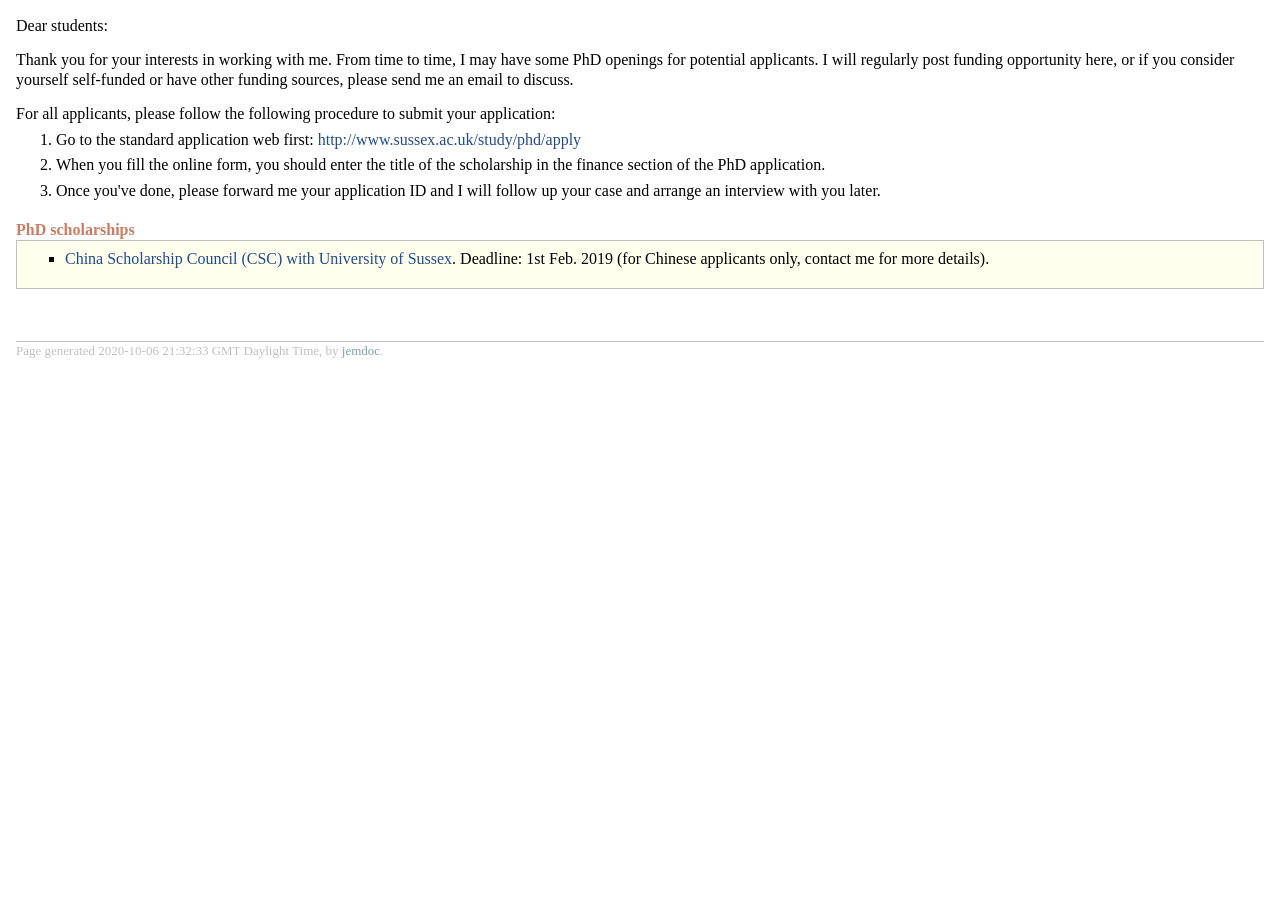
<file: applicants.html>
<!DOCTYPE html PUBLIC "-//W3C//DTD XHTML 1.1//EN"
  "http://www.w3.org/TR/xhtml11/DTD/xhtml11.dtd">
<html xmlns="http://www.w3.org/1999/xhtml" xml:lang="en">
<head>
<meta name="generator" content="jemdoc, see http://jemdoc.jaboc.net/" />
<meta http-equiv="Content-Type" content="text/html;charset=utf-8" />
<link rel="stylesheet" href="jemdoc.css" type="text/css" />
<title></title>
</head>
<body>
<div id="layout-content">
<p>Dear students:</p>
<p>Thank you for your interests in working with me. From time to time, I may have some PhD openings for potential applicants. I will regularly post funding opportunity here, or if you consider yourself self-funded or have other funding sources, please send me an email to discuss. </p>
<p>For all applicants, please follow the following procedure to submit your application:</p>
<ol>
<li><p>Go to the standard application web first: <a href="http://www.sussex.ac.uk/study/phd/apply">http://www.sussex.ac.uk/study/phd/apply</a></p>
</li>
<li><p>When you fill the online form, you should enter the title of the scholarship in the finance section of the PhD application.</p>
</li>
<li><p>Once you've done, please forward me your application ID and I will follow up your case and arrange an interview with you later.</p>
</li>
</ol>
<div class="infoblock">
<div class="blocktitle">PhD scholarships</div>
<div class="blockcontent">
<ul>
<li><p><a href="https://www.sussex.ac.uk/study/fees-funding/phd-funding/view/796-China-Scholarship-Council-CSC-University-of-Sussex-Joint-Scholarships">China Scholarship Council (CSC) with University of Sussex</a>. Deadline: 1st Feb. 2019 (for Chinese applicants only, contact me for more details).</p>
</li>
</ul>
</div></div>
<div id="footer">
<div id="footer-text">
Page generated 2020-10-06 21:32:33 GMT Daylight Time, by <a href="http://jemdoc.jaboc.net/">jemdoc</a>.
</div>
</div>
</div>
</body>
</html>
</file>
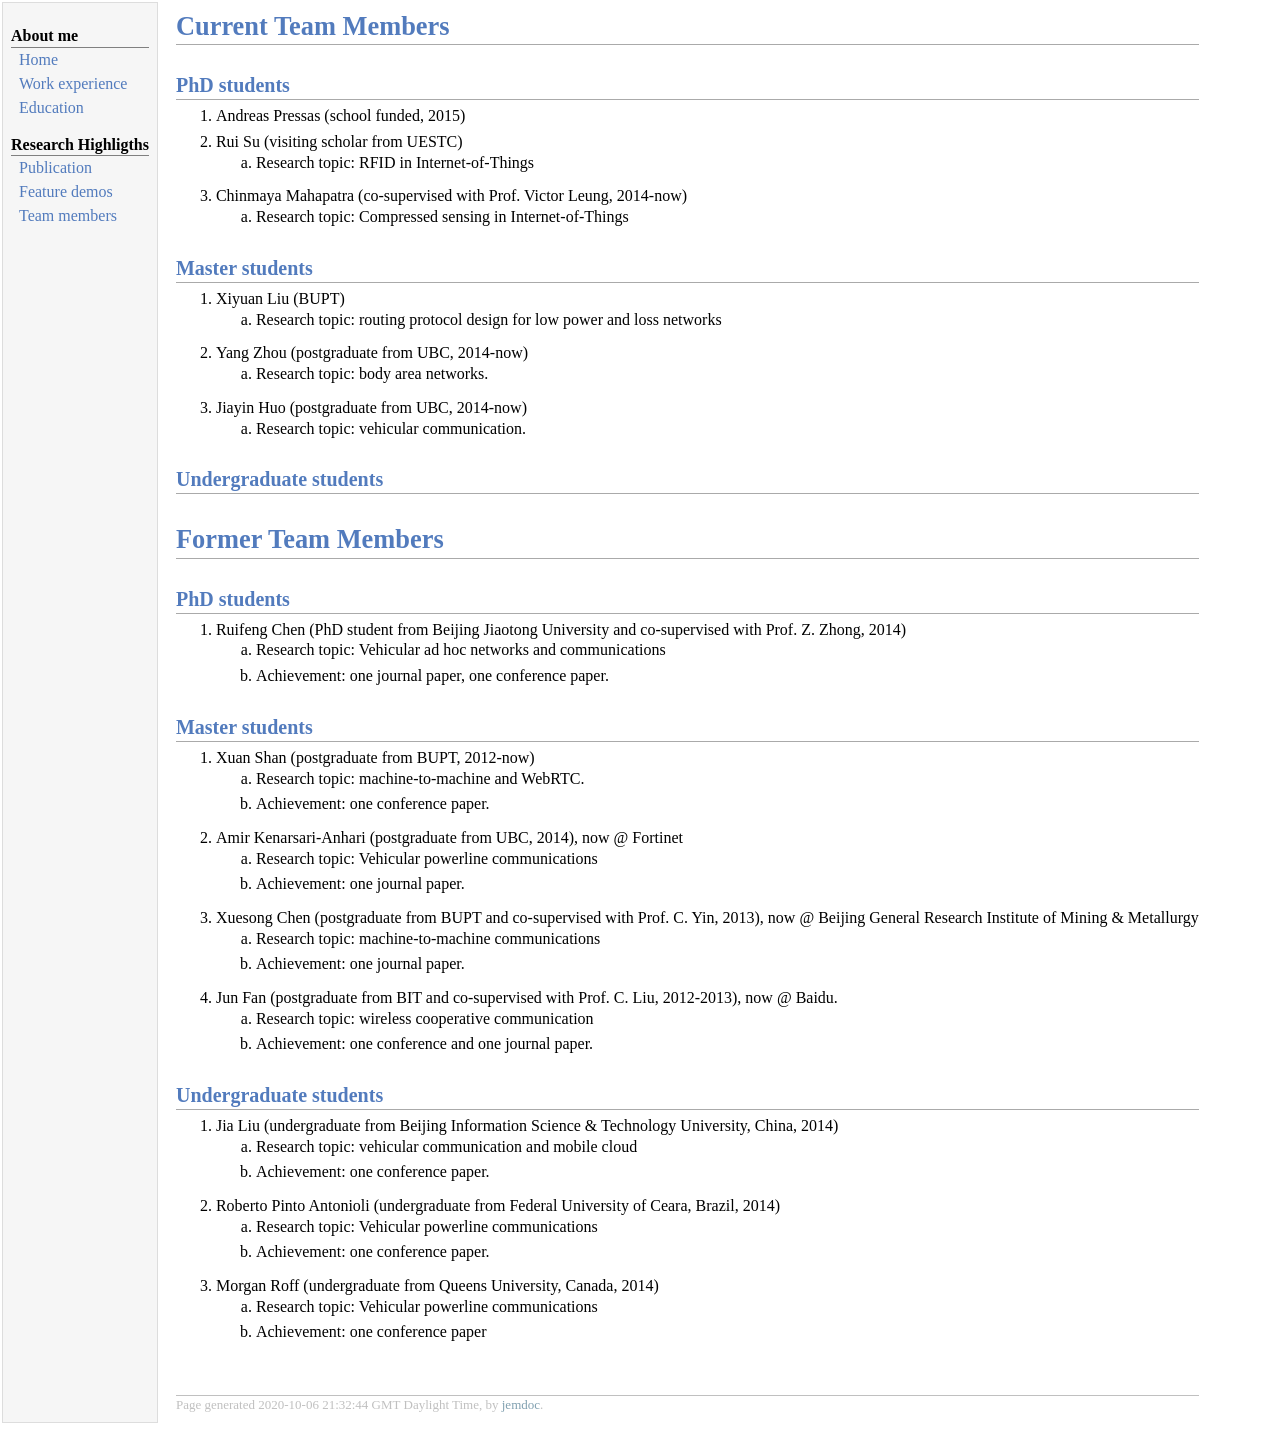
<file: associate.html>
<!DOCTYPE html PUBLIC "-//W3C//DTD XHTML 1.1//EN"
  "http://www.w3.org/TR/xhtml11/DTD/xhtml11.dtd">
<html xmlns="http://www.w3.org/1999/xhtml" xml:lang="en">
<head>
<meta name="generator" content="jemdoc, see http://jemdoc.jaboc.net/" />
<meta http-equiv="Content-Type" content="text/html;charset=utf-8" />
<link rel="stylesheet" href="jemdoc.css" type="text/css" />
<title></title>
</head>
<body>
<table summary="Table for page layout." id="tlayout">
<tr valign="top">
<td id="layout-menu">
<div class="menu-category">About me</div>
<div class="menu-item"><a href="index.html">Home</a></div>
<div class="menu-item"><a href="work.html">Work&nbsp;experience</a></div>
<div class="menu-item"><a href="edu.html">Education</a></div>
<div class="menu-category">Research Highligths</div>
<div class="menu-item"><a href="pub.html">Publication</a></div>
<div class="menu-item"><a href="demo.html">Feature&nbsp;demos</a></div>
<div class="menu-item"><a href="team.html">Team&nbsp;members</a></div>
</td>
<td id="layout-content">
<h1>Current Team Members</h1>
<h2>PhD students</h2>
<ol>
<li><p>Andreas Pressas (school funded, 2015)</p>
</li>
<li><p>Rui Su (visiting scholar from UESTC)</p>
<ol>
<li><p>Research topic: RFID in Internet-of-Things</p>
</li></ol>
</li>
<li><p>Chinmaya Mahapatra (co-supervised with Prof. Victor Leung, 2014-now)</p>
<ol>
<li><p>Research topic: Compressed sensing in Internet-of-Things</p>
</li>
</ol>

</li>
</ol>
<h2>Master students</h2>
<ol>
<li><p>Xiyuan Liu (BUPT)</p>
<ol>
<li><p>Research topic: routing protocol design for low power and loss networks</p>
</li></ol>
</li>
<li><p>Yang Zhou (postgraduate from UBC, 2014-now)</p>
<ol>
<li><p>Research topic: body area networks.</p>
</li></ol>
</li>
<li><p>Jiayin Huo (postgraduate from UBC, 2014-now)</p>
<ol>
<li><p>Research topic: vehicular communication.</p>
</li>
</ol>

</li>
</ol>
<h2>Undergraduate students</h2>
<h1>Former Team Members</h1>
<h2>PhD students</h2>
<ol>
<li><p>Ruifeng Chen (PhD student from Beijing Jiaotong University and co-supervised with Prof. Z. Zhong, 2014)</p>
<ol>
<li><p>Research topic: Vehicular ad hoc networks and communications</p>
</li>
<li><p>Achievement: one journal paper, one conference paper.<br /></p>
</li>
</ol>

</li>
</ol>
<h2>Master students</h2>
<ol>
<li><p>Xuan Shan (postgraduate from BUPT, 2012-now)</p>
<ol>
<li><p>Research topic: machine-to-machine and WebRTC.</p>
</li>
<li><p>Achievement: one conference paper.</p>
</li></ol>
</li>
<li><p>Amir Kenarsari-Anhari (postgraduate from UBC, 2014), now @ Fortinet</p>
<ol>
<li><p>Research topic: Vehicular powerline communications</p>
</li>
<li><p>Achievement: one journal paper.</p>
</li></ol>
</li>
<li><p>Xuesong Chen (postgraduate from BUPT and co-supervised with Prof. C. Yin, 2013), now @ Beijing General Research Institute of Mining &amp;  Metallurgy</p>
<ol>
<li><p>Research topic: machine-to-machine communications</p>
</li>
<li><p>Achievement: one journal paper.</p>
</li></ol>
</li>
<li><p>Jun Fan (postgraduate from BIT and co-supervised with Prof. C. Liu, 2012-2013), now @ Baidu.</p>
<ol>
<li><p>Research topic: wireless cooperative communication</p>
</li>
<li><p>Achievement: one conference and one journal paper. </p>
</li>
</ol>

</li>
</ol>
<h2>Undergraduate students</h2>
<ol>
<li><p>Jia Liu (undergraduate from Beijing Information Science &amp; Technology University, China, 2014)</p>
<ol>
<li><p>Research topic: vehicular communication and mobile cloud</p>
</li>
<li><p>Achievement: one conference paper.</p>
</li></ol>
</li>
<li><p>Roberto Pinto Antonioli (undergraduate from Federal University of Ceara, Brazil, 2014)</p>
<ol>
<li><p>Research topic: Vehicular powerline communications</p>
</li>
<li><p>Achievement: one conference paper.</p>
</li></ol>
</li>
<li><p>Morgan Roff (undergraduate from Queens University, Canada, 2014)</p>
<ol>
<li><p>Research topic: Vehicular powerline communications</p>
</li>
<li><p>Achievement: one conference paper</p>
</li>
</ol>

</li>
</ol>
<div id="footer">
<div id="footer-text">
Page generated 2020-10-06 21:32:44 GMT Daylight Time, by <a href="http://jemdoc.jaboc.net/">jemdoc</a>.
</div>
</div>
</td>
</tr>
</table>
</body>
</html>
</file>
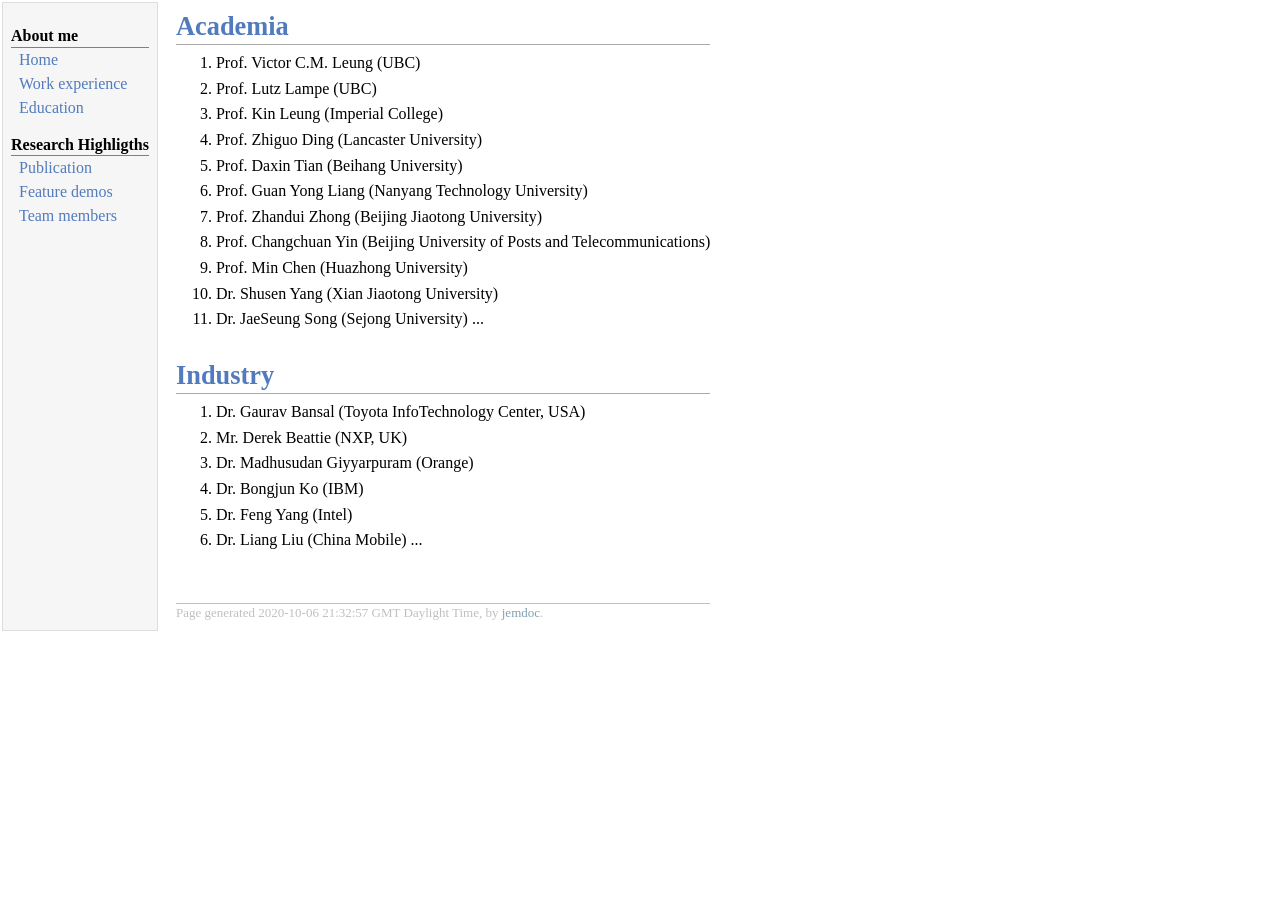
<file: collab.html>
<!DOCTYPE html PUBLIC "-//W3C//DTD XHTML 1.1//EN"
  "http://www.w3.org/TR/xhtml11/DTD/xhtml11.dtd">
<html xmlns="http://www.w3.org/1999/xhtml" xml:lang="en">
<head>
<meta name="generator" content="jemdoc, see http://jemdoc.jaboc.net/" />
<meta http-equiv="Content-Type" content="text/html;charset=utf-8" />
<link rel="stylesheet" href="jemdoc.css" type="text/css" />
<title></title>
</head>
<body>
<table summary="Table for page layout." id="tlayout">
<tr valign="top">
<td id="layout-menu">
<div class="menu-category">About me</div>
<div class="menu-item"><a href="index.html">Home</a></div>
<div class="menu-item"><a href="work.html">Work&nbsp;experience</a></div>
<div class="menu-item"><a href="edu.html">Education</a></div>
<div class="menu-category">Research Highligths</div>
<div class="menu-item"><a href="pub.html">Publication</a></div>
<div class="menu-item"><a href="demo.html">Feature&nbsp;demos</a></div>
<div class="menu-item"><a href="team.html">Team&nbsp;members</a></div>
</td>
<td id="layout-content">
<h1>Academia</h1>
<ol>
<li><p>Prof. Victor C.M. Leung (UBC)</p>
</li>
<li><p>Prof. Lutz Lampe (UBC)</p>
</li>
<li><p>Prof. Kin Leung (Imperial College)</p>
</li>
<li><p>Prof. Zhiguo Ding (Lancaster University)</p>
</li>
<li><p>Prof. Daxin Tian (Beihang University)</p>
</li>
<li><p>Prof. Guan Yong Liang (Nanyang Technology University)</p>
</li>
<li><p>Prof. Zhandui Zhong (Beijing Jiaotong University)</p>
</li>
<li><p>Prof. Changchuan Yin (Beijing University of Posts and Telecommunications)</p>
</li>
<li><p>Prof. Min Chen (Huazhong University)</p>
</li>
<li><p>Dr. Shusen Yang (Xian Jiaotong University)</p>
</li>
<li><p>Dr. JaeSeung Song (Sejong University)
...</p>
</li>
</ol>
<h1>Industry</h1>
<ol>
<li><p>Dr. Gaurav Bansal (Toyota InfoTechnology Center, USA)</p>
</li>
<li><p>Mr. Derek Beattie (NXP, UK)</p>
</li>
<li><p>Dr. Madhusudan Giyyarpuram (Orange)</p>
</li>
<li><p>Dr. Bongjun Ko (IBM)</p>
</li>
<li><p>Dr. Feng Yang (Intel)</p>
</li>
<li><p>Dr. Liang Liu (China Mobile)
...</p>
</li>
</ol>
<div id="footer">
<div id="footer-text">
Page generated 2020-10-06 21:32:57 GMT Daylight Time, by <a href="http://jemdoc.jaboc.net/">jemdoc</a>.
</div>
</div>
</td>
</tr>
</table>
</body>
</html>
</file>
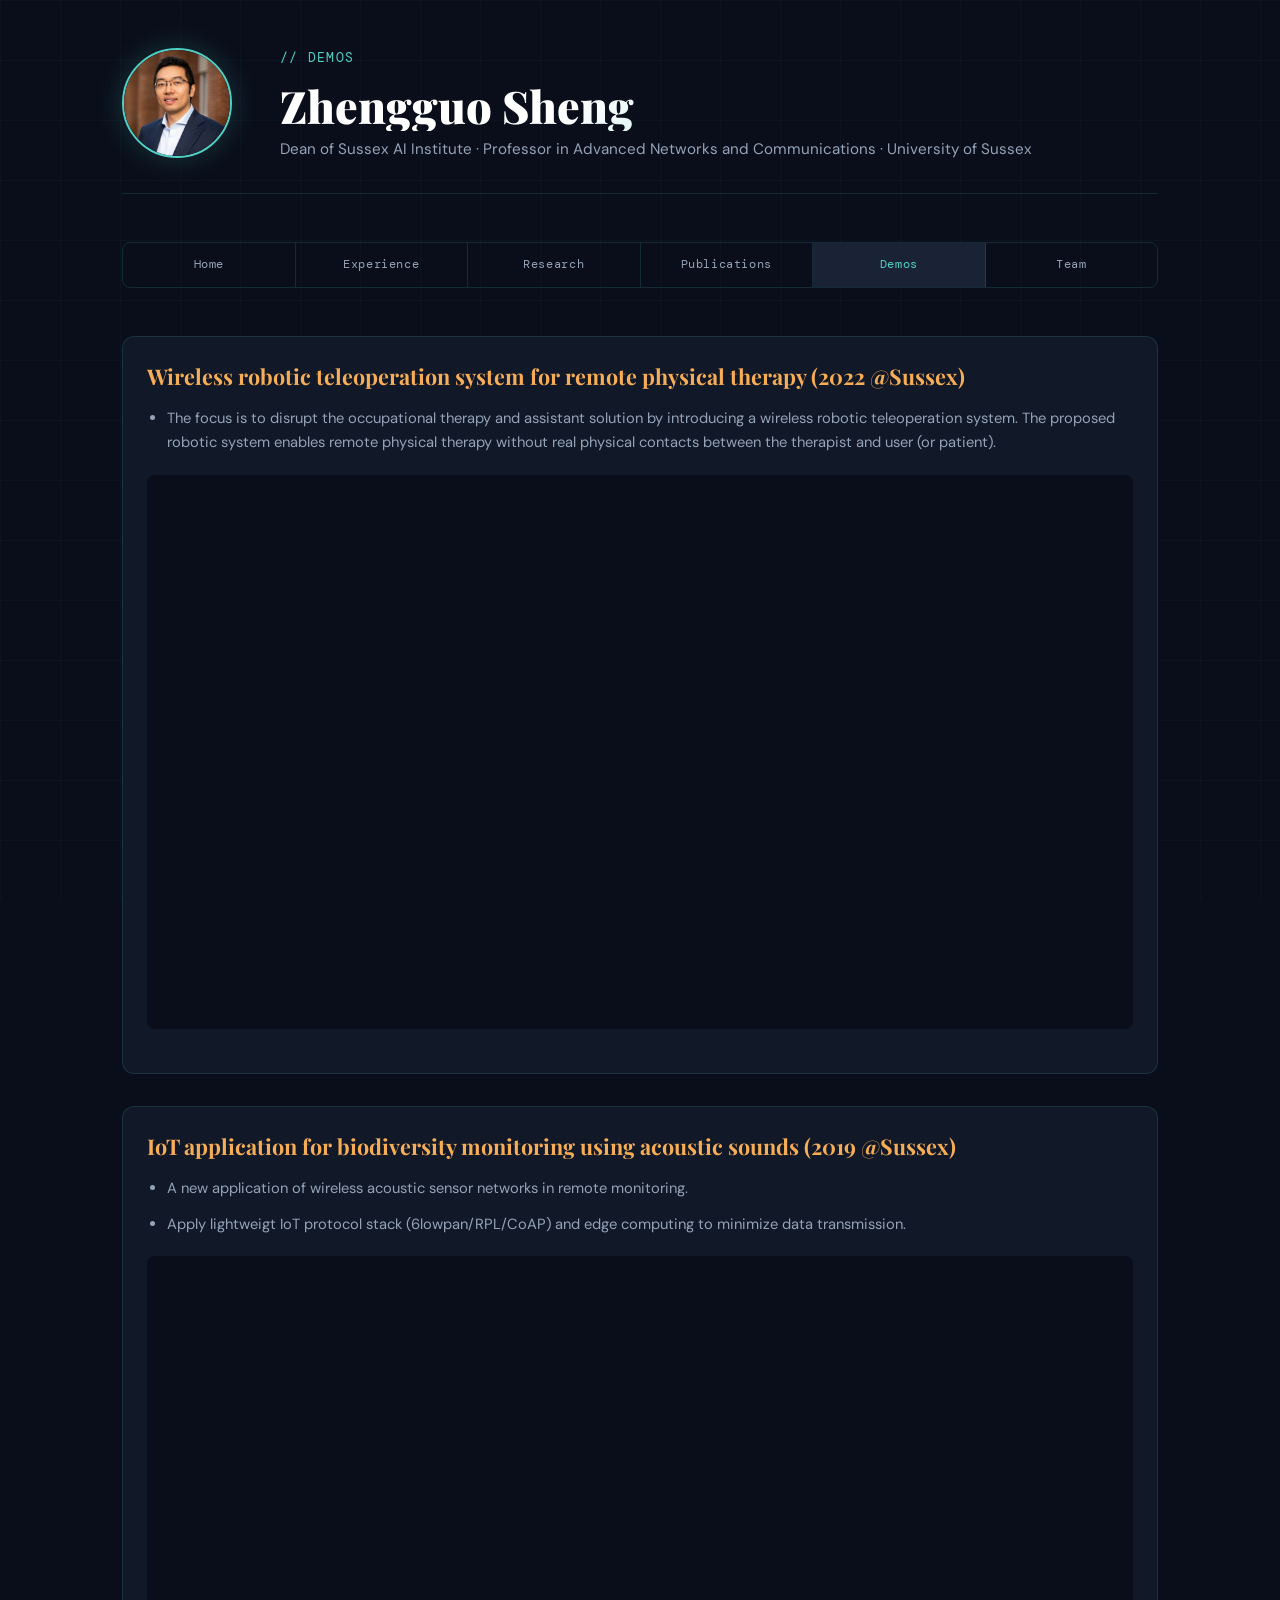
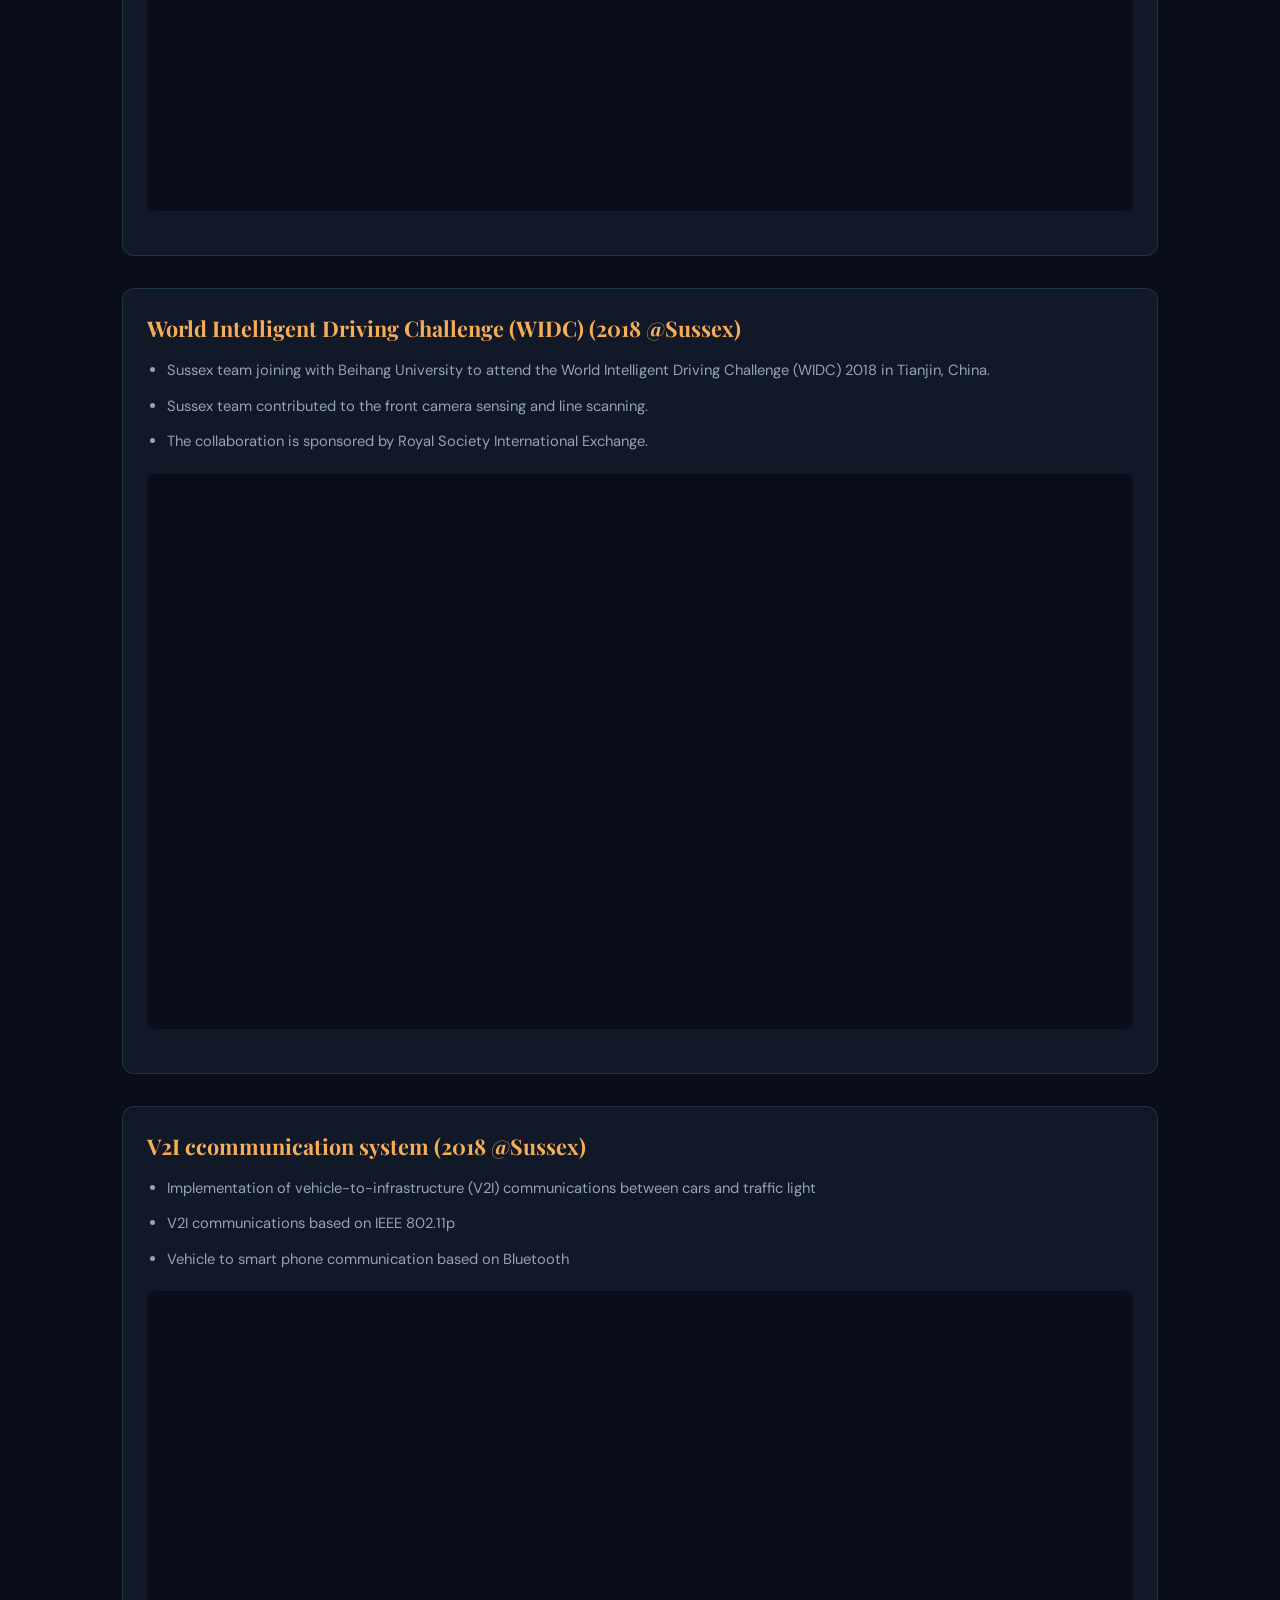
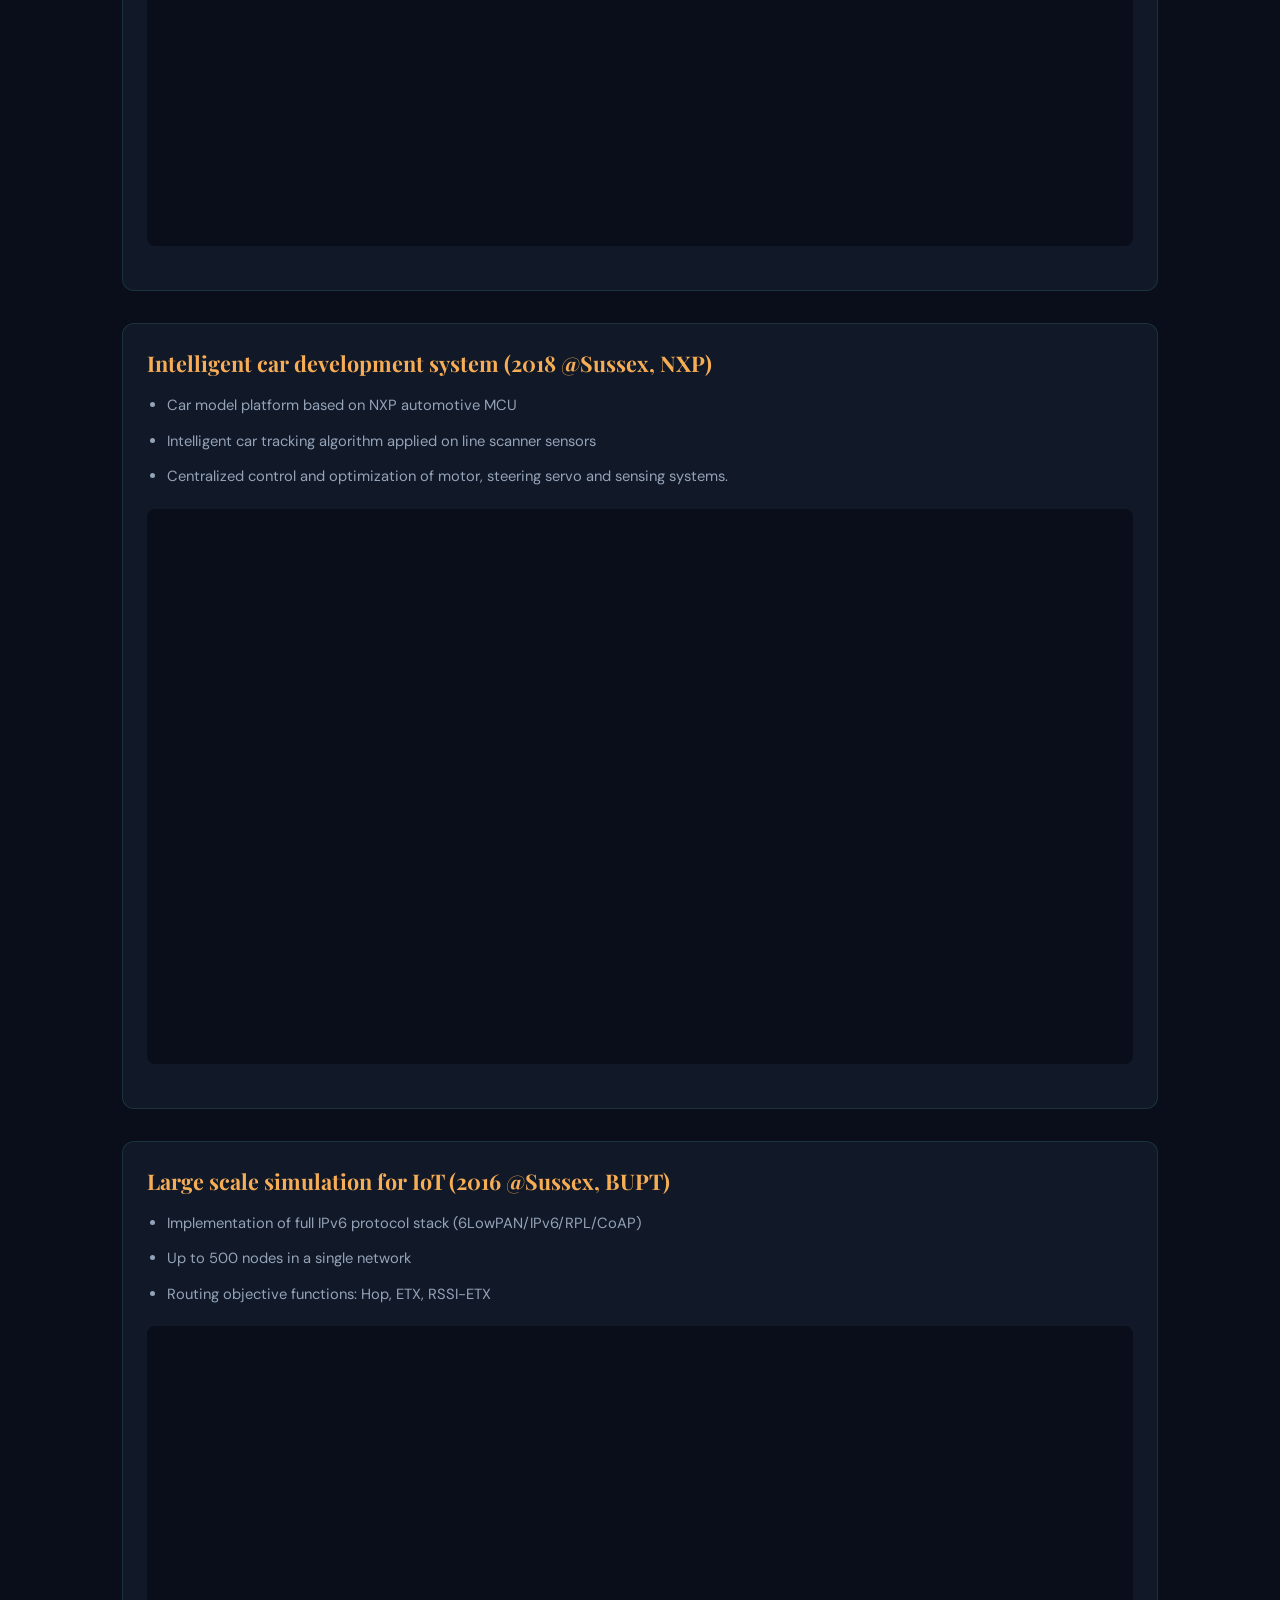
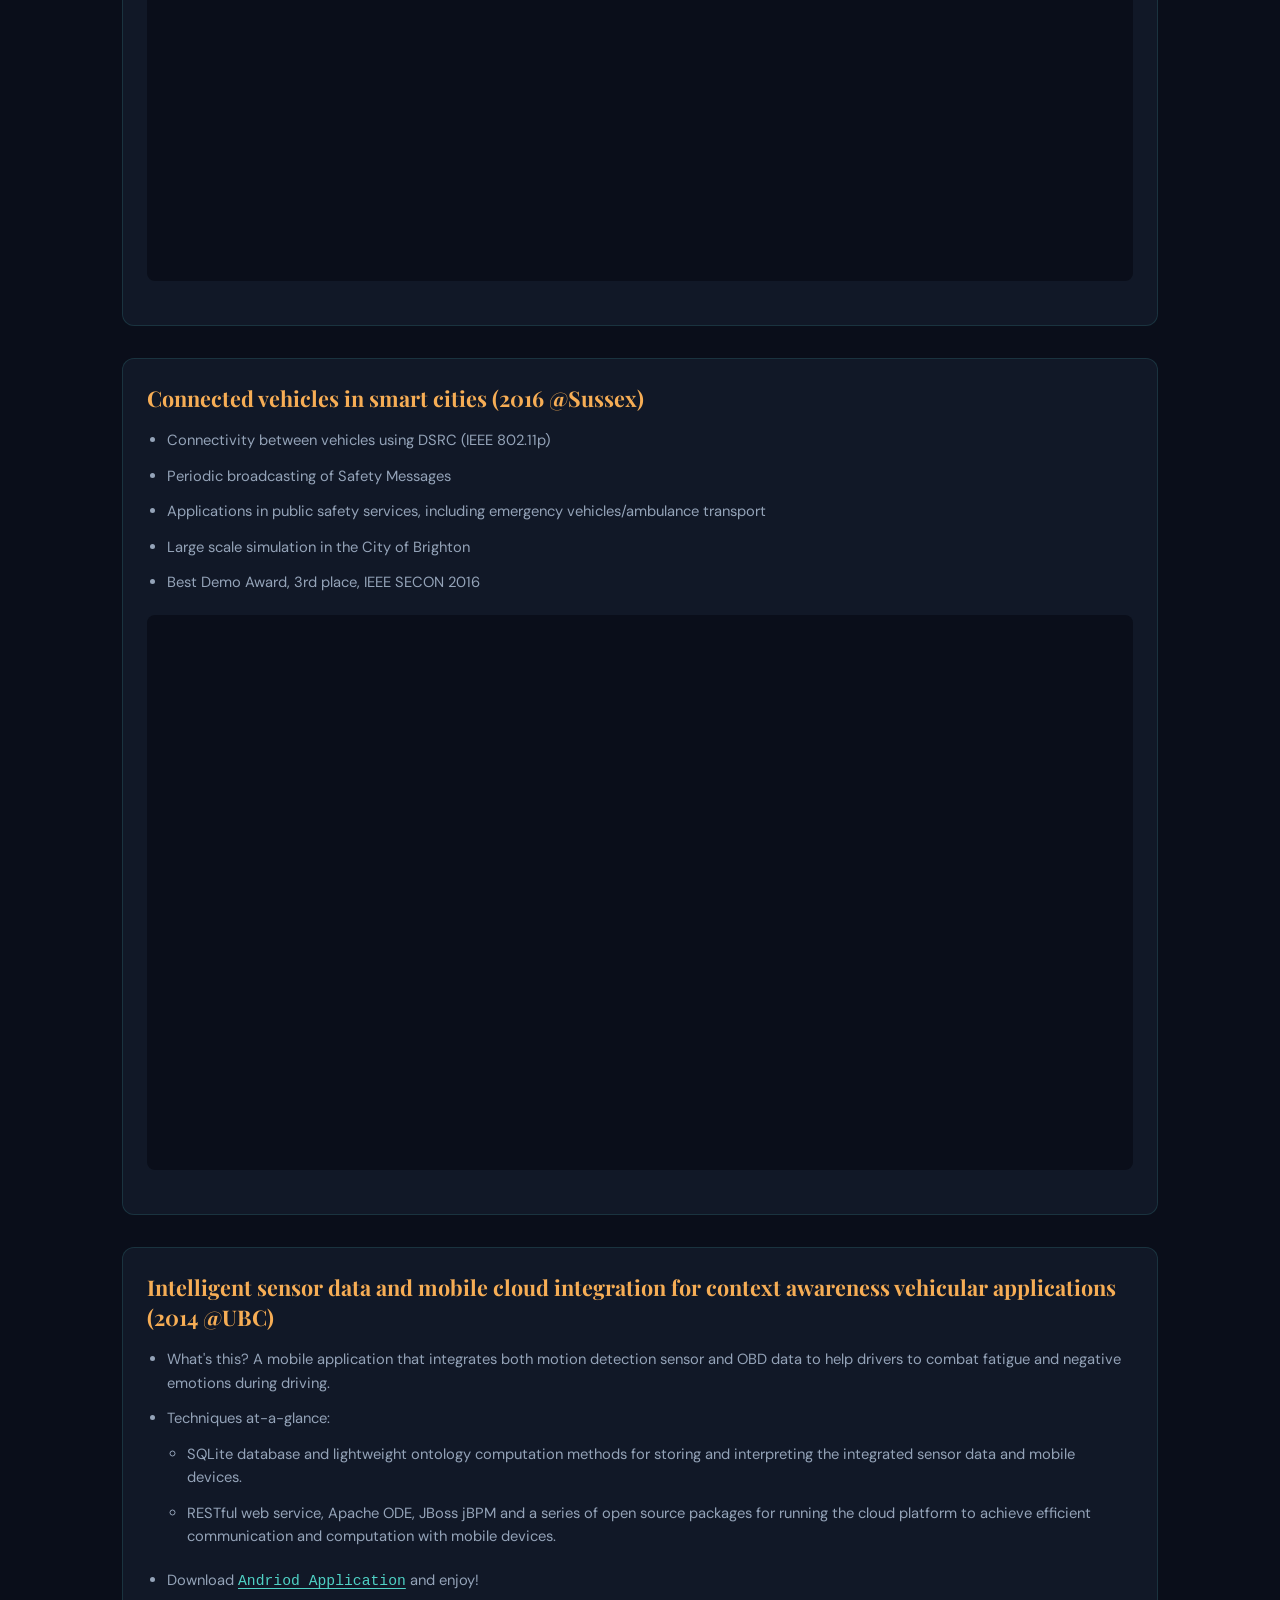
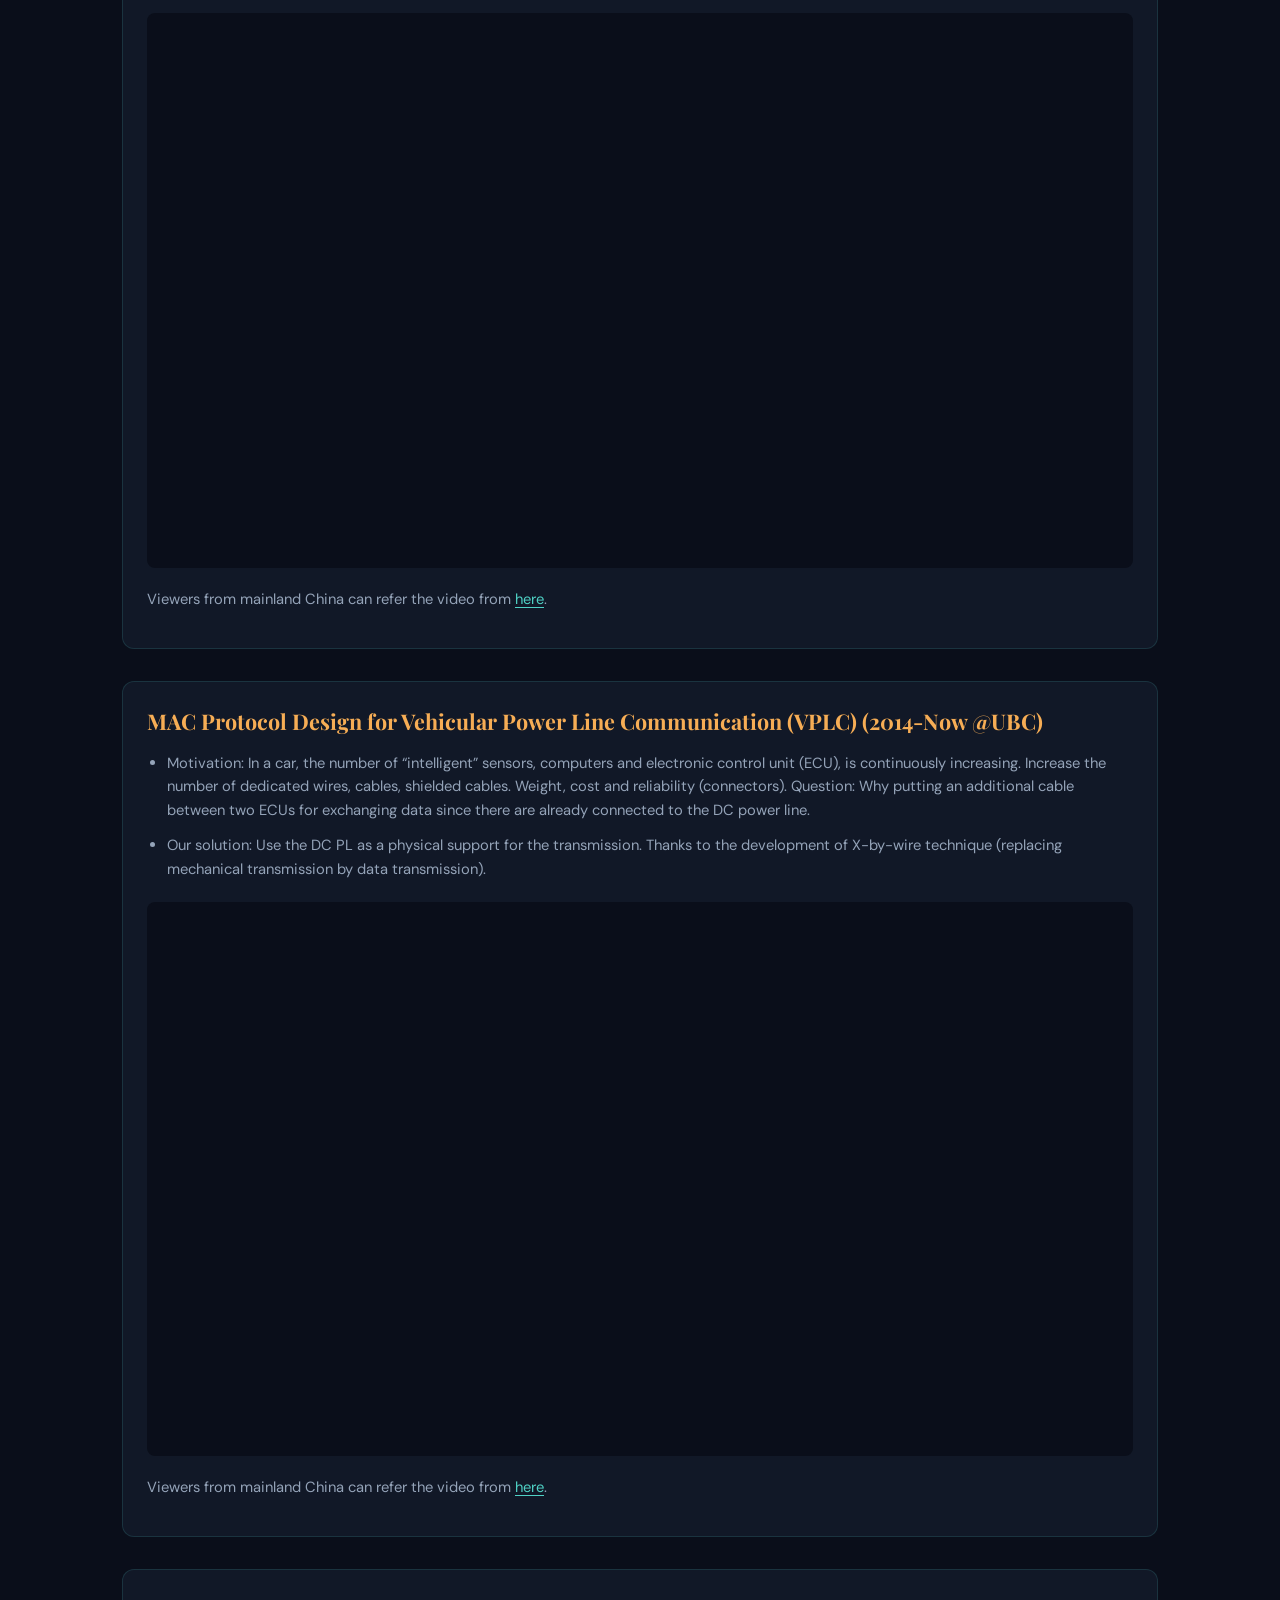
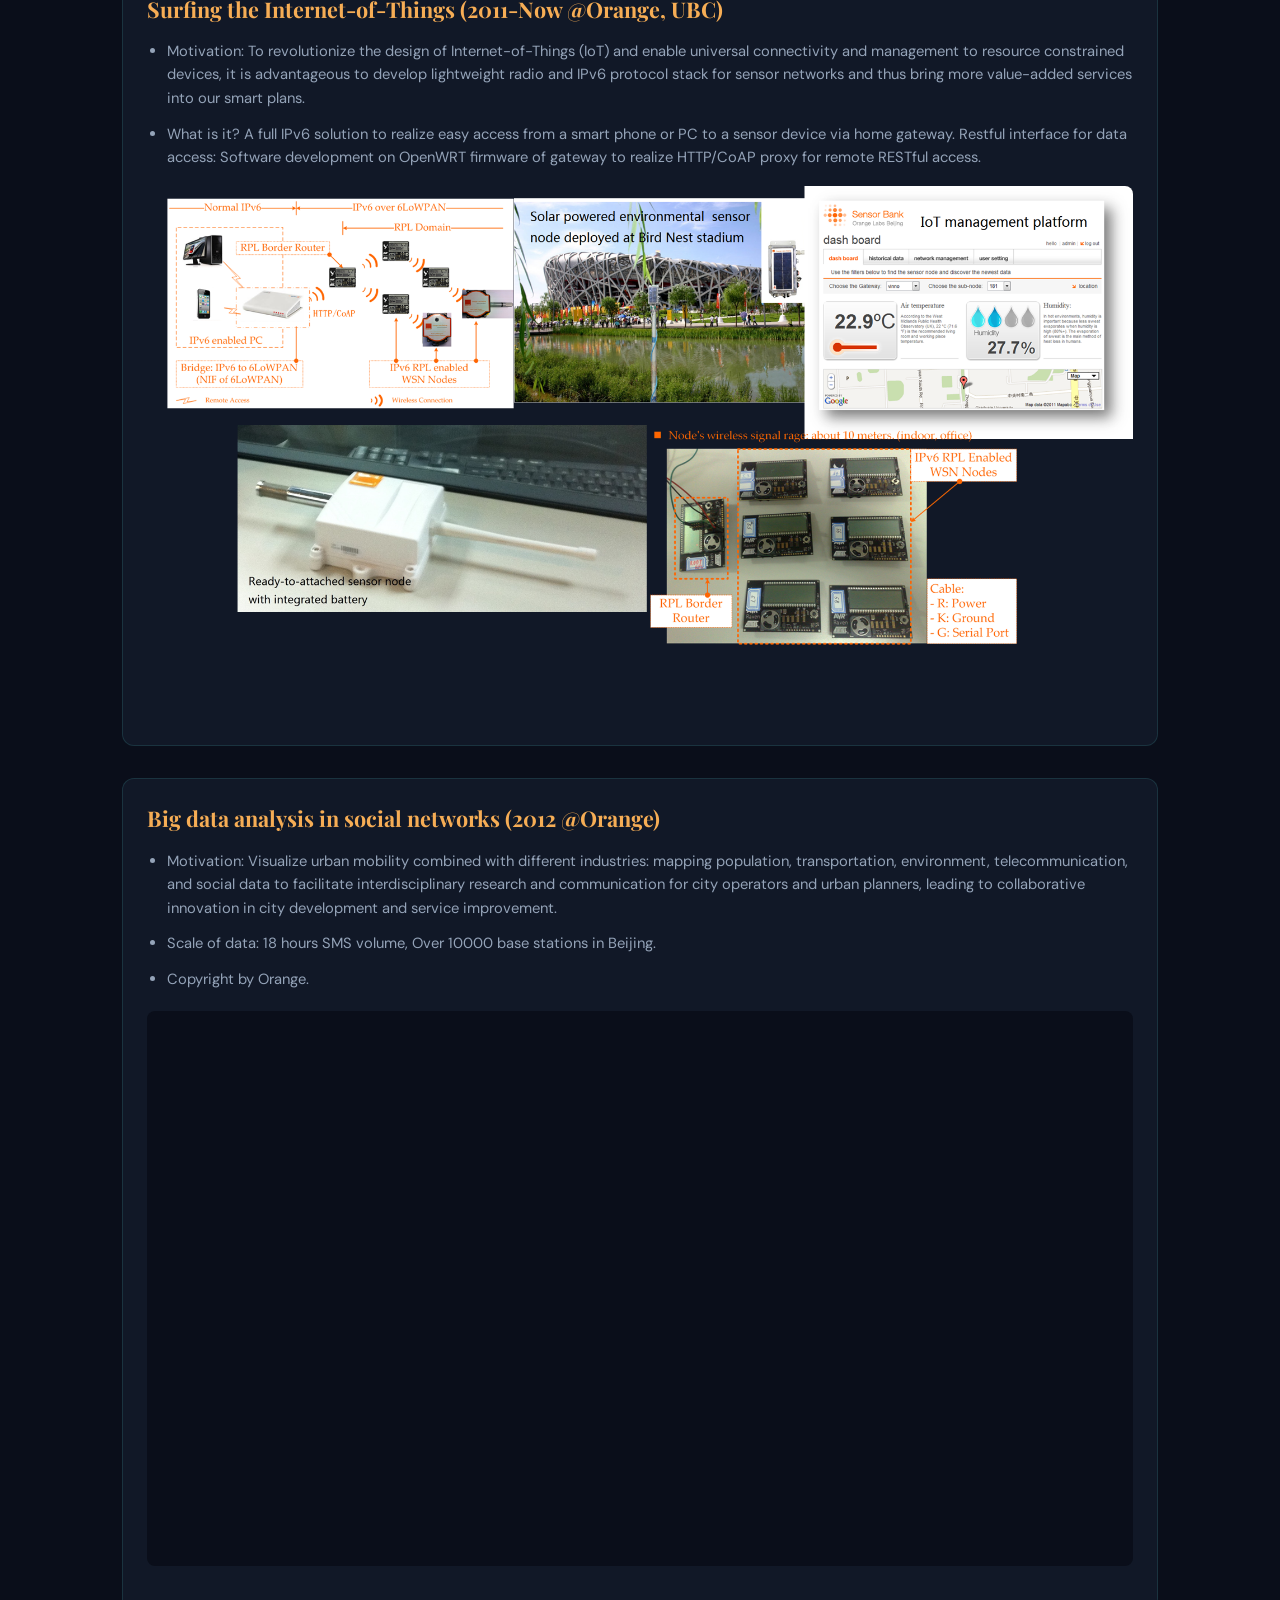
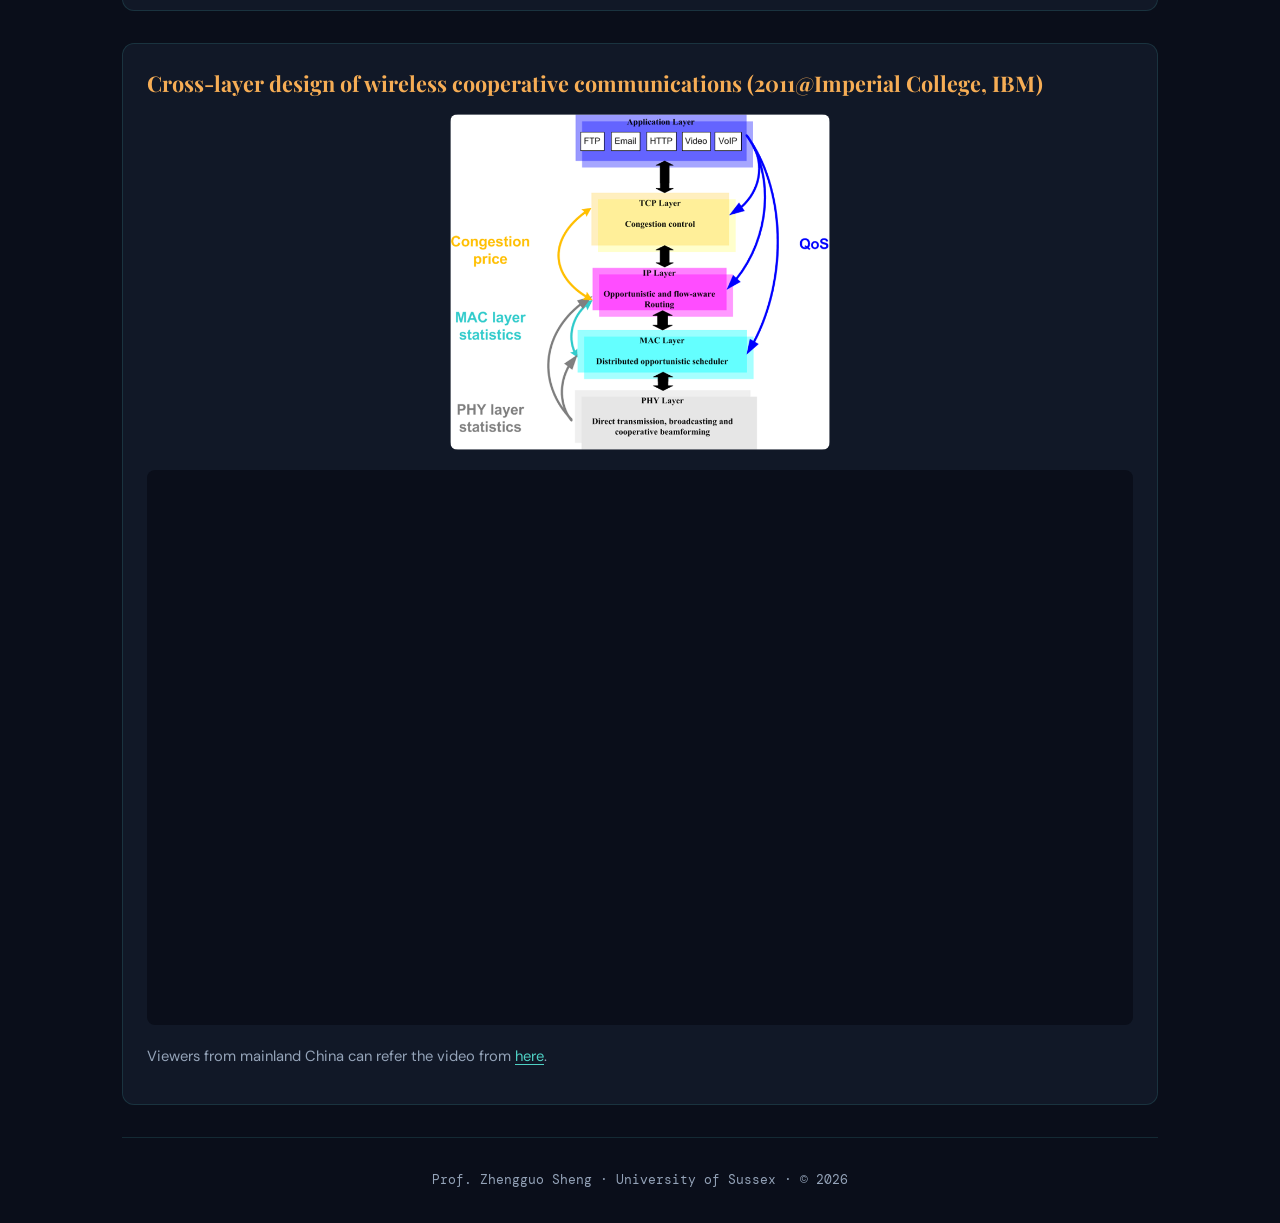
<file: demo.html>
<!DOCTYPE html>
<html lang="en">
<head>
<meta charset="UTF-8"/>
<meta name="viewport" content="width=device-width, initial-scale=1.0"/>
<title>Demos – Prof. Zhengguo Sheng</title>
<link href="https://fonts.googleapis.com/css2?family=Playfair+Display:wght@400;700;900&family=DM+Mono:wght@300;400;500&family=DM+Sans:wght@300;400;500&display=swap" rel="stylesheet"/>
<style>
  :root{--bg:#0a0e1a;--surface:#111827;--surface2:#1a2235;--accent:#4fd1c5;--accent2:#f6ad55;--text:#e2e8f0;--muted:#94a3b8;--border:rgba(79,209,197,0.15);}
  *,*::before,*::after{box-sizing:border-box;margin:0;padding:0;}
  body{background:var(--bg);color:var(--text);font-family:'DM Sans',sans-serif;min-height:100vh;overflow-x:hidden;line-height:1.6;}
  body::before{content:'';position:fixed;inset:0;background-image:linear-gradient(rgba(79,209,197,0.03) 1px,transparent 1px),linear-gradient(90deg,rgba(79,209,197,0.03) 1px,transparent 1px);background-size:60px 60px;pointer-events:none;z-index:0;}
  .container{max-width:1100px;margin:0 auto;padding:0 2rem;position:relative;z-index:1;}

  header{padding:3rem 0 2rem;display:flex;align-items:flex-start;gap:3rem;border-bottom:1px solid var(--border);margin-bottom:3rem;animation:fadeUp 0.8s ease both;}
  .avatar{width:110px;height:110px;border-radius:50%;border:2px solid var(--accent);background:linear-gradient(135deg,#1a2235,#2d3d5a);display:flex;align-items:center;justify-content:center;font-family:'Playfair Display',serif;font-size:2.5rem;color:var(--accent);flex-shrink:0;box-shadow:0 0 30px rgba(79,209,197,0.2);text-decoration:none;}
  .header-info h1{font-family:'Playfair Display',serif;font-size:2.8rem;font-weight:900;line-height:1.1;background:linear-gradient(135deg,#fff 40%,var(--accent));-webkit-background-clip:text;-webkit-text-fill-color:transparent;background-clip:text;margin-bottom:0.4rem;}
  .header-info .title{font-family:'DM Mono',monospace;font-size:0.8rem;color:var(--accent);letter-spacing:0.1em;text-transform:uppercase;margin-bottom:0.8rem;}
  .header-info .sub{color:var(--muted);font-size:0.95rem;}

  nav{display:flex;margin-bottom:3rem;border:1px solid var(--border);border-radius:8px;overflow:hidden;animation:fadeUp 0.8s 0.1s ease both;}
  nav a{flex:1;text-align:center;padding:0.75rem 0.5rem;text-decoration:none;color:var(--muted);font-size:0.78rem;font-family:'DM Mono',monospace;letter-spacing:0.05em;transition:all 0.2s;border-right:1px solid var(--border);}
  nav a:last-child{border-right:none;}
  nav a:hover,nav a.active{background:var(--surface2);color:var(--accent);}

  .section-header{font-family:'Playfair Display',serif;font-size:1.6rem;font-weight:900;color:var(--accent2);border-bottom:2px solid var(--border);padding-bottom:0.6rem;margin:0 0 1.5rem;display:flex;align-items:center;gap:0.75rem;animation:fadeUp 0.8s 0.15s ease both;}

  /* RESEARCH AREAS */
  .rtags{display:flex;flex-wrap:wrap;gap:0.6rem;margin-bottom:3rem;animation:fadeUp 0.8s 0.2s ease both;}
  .rtag{background:var(--surface);border:1px solid var(--border);border-radius:8px;padding:0.5rem 1rem;font-size:0.83rem;transition:border-color 0.2s;}
  .rtag:hover{border-color:rgba(79,209,197,0.4);}

  /* CARDS */
  .card{background:var(--surface);border:1px solid var(--border);border-radius:12px;padding:1.5rem;margin-bottom:3rem;animation:fadeUp 0.8s 0.2s ease both;}

  /* LIST ITEMS */
  .item{display:flex;gap:0.75rem;padding:0.55rem 0;border-bottom:1px solid var(--border);font-size:0.84rem;line-height:1.5;}
  .item:last-child{border-bottom:none;}
  .item-year{font-family:'DM Mono',monospace;font-size:0.72rem;color:var(--accent);min-width:58px;flex-shrink:0;margin-top:2px;}
  .item-text{flex:1;color:var(--text);}
  .item-text a{color:var(--accent);text-decoration:none;}
  .item-text a:hover{text-decoration:underline;}

  footer{border-top:1px solid var(--border);padding:2rem 0;text-align:center;color:var(--muted);font-size:0.8rem;font-family:'DM Mono',monospace;margin-top:1rem;}

  @keyframes fadeUp{from{opacity:0;transform:translateY(16px);}to{opacity:1;transform:translateY(0);}}
  @media(max-width:700px){header{flex-direction:column;gap:1.5rem;}.header-info h1{font-size:2rem;}}

  .members{list-style:none;}
  .member{padding:1rem 0;border-bottom:1px solid var(--border);}
  .member:first-child{padding-top:0;}
  .member:last-child{padding-bottom:0;border-bottom:none;}
  .member h3{font-size:1rem;font-weight:500;color:var(--text);margin-bottom:0.25rem;}
  .member p{color:var(--muted);font-size:0.88rem;}
  nav a:focus-visible{outline:2px solid var(--accent);outline-offset:-3px;}
  @media(max-width:700px){.container{padding:0 1rem;}nav{flex-wrap:wrap;}nav a{flex:1 0 33.333%;}.card{padding:1.25rem;}}
  @media(prefers-reduced-motion:reduce){*,*::before,*::after{animation:none!important;transition:none!important;}}

  .demo-card{background:var(--surface);border:1px solid var(--border);border-radius:12px;padding:1.5rem;margin-bottom:2rem;}
  .demo-card h2{font-family:'Playfair Display',serif;color:var(--accent2);font-size:1.35rem;line-height:1.4;margin-bottom:1rem;}
  .demo-card p,.demo-card li{font-size:0.92rem;color:var(--muted);}
  .demo-card p{margin:0.75rem 0;}
  .demo-card ul{padding-left:1.25rem;margin:0.75rem 0 1.25rem;}
  .demo-card li{margin:0.5rem 0;}
  .demo-card a{color:var(--accent);text-underline-offset:3px;overflow-wrap:anywhere;}
  .demo-card img{display:block;max-width:100%;height:auto;margin:1rem auto;border-radius:8px;}
  .video-frame{width:100%;aspect-ratio:16/9;margin:1.25rem 0;background:var(--bg);border-radius:8px;overflow:hidden;}
  .video-frame iframe{display:block;width:100%;height:100%;border:0;}
  @media(max-width:700px){.demo-card{padding:1rem;}.demo-card h2{font-size:1.15rem;}}
</style>
</head>
<body>
<div class="container">

  <header>
    <img src="image/Zhengguo.jpg" class="avatar" alt="Prof. Zhengguo Sheng" style="object-fit:cover;width:110px;height:110px;flex-shrink:0;">
    <div class="header-info">
      <div class="title">// Demos</div>
      <h1>Zhengguo Sheng</h1>
      <div class="sub">Dean of Sussex AI Institute · Professor in Advanced Networks and Communications · University of Sussex</div>
    </div>
  </header>

  <nav>
    <a href="index.html">Home</a>
    <a href="work.html">Experience</a>
    <a href="edu.html">Research</a>
    <a href="pub.html">Publications</a>
    <a href="demo.html" class="active" aria-current="page">Demos</a>
    <a href="team.html">Team</a>
  </nav>

  <main>
  <section class="demo-card">
<h2>Wireless robotic teleoperation system for remote physical therapy (2022 @Sussex)</h2>
<ul>
<li><p>The focus is to disrupt the occupational therapy and assistant solution by introducing a wireless robotic teleoperation system. The proposed robotic system enables remote physical therapy without real physical contacts between the therapist and user (or patient). </p>
</li>
</ul>
<div class="video-frame"><iframe src="https://www.youtube.com/embed/7Yh_x5OhytM" title="Wireless robotic teleoperation system for remote physical therapy (2022 @Sussex)" loading="lazy" allow="fullscreen; picture-in-picture" allowfullscreen></iframe></div>
  </section>

  <section class="demo-card">
<h2>IoT application for biodiversity monitoring using acoustic sounds (2019 @Sussex)</h2>
<ul>
<li><p>A new application of wireless acoustic sensor networks in remote monitoring.</p>
</li>
<li><p>Apply lightweigt IoT protocol stack (6lowpan/RPL/CoAP) and edge computing to minimize data transmission.</p>
</li>
</ul>
<div class="video-frame"><iframe src="https://www.youtube.com/embed/--t43tiByp4" title="IoT application for biodiversity monitoring using acoustic sounds (2019 @Sussex)" loading="lazy" allow="fullscreen; picture-in-picture" allowfullscreen></iframe></div>
  </section>

  <section class="demo-card">
<h2>World Intelligent Driving Challenge (WIDC) (2018 @Sussex)</h2>
<ul>
<li><p>Sussex team joining with Beihang University to attend the World Intelligent Driving Challenge (WIDC) 2018 in Tianjin, China.</p>
</li>
<li><p>Sussex team contributed to the front camera sensing and line scanning.</p>
</li>
<li><p>The collaboration is sponsored by Royal Society International Exchange.</p>
</li>
</ul>
<div class="video-frame"><iframe src="https://www.youtube.com/embed/R6UHyknjxls" title="World Intelligent Driving Challenge (WIDC) (2018 @Sussex)" loading="lazy" allow="fullscreen; picture-in-picture" allowfullscreen></iframe></div>
  </section>

  <section class="demo-card">
<h2>V2I ccommunication system (2018 @Sussex)</h2>
<ul>
<li><p>Implementation of vehicle-to-infrastructure (V2I) communications between cars and traffic light</p>
</li>
<li><p>V2I communications based on IEEE 802.11p</p>
</li>
<li><p>Vehicle to smart phone communication based on Bluetooth</p>
</li>
</ul>
<div class="video-frame"><iframe src="https://www.youtube.com/embed/4-ltseE1GMs" title="V2I ccommunication system (2018 @Sussex)" loading="lazy" allow="fullscreen; picture-in-picture" allowfullscreen></iframe></div>
  </section>

  <section class="demo-card">
<h2>Intelligent car development system (2018 @Sussex, NXP)</h2>
<ul>
<li><p>Car model platform based on NXP automotive MCU</p>
</li>
<li><p>Intelligent car tracking algorithm applied on line scanner sensors</p>
</li>
<li><p>Centralized control and optimization of motor, steering servo and sensing systems.</p>
</li>
</ul>
<div class="video-frame"><iframe src="https://www.youtube.com/embed/8ZT4_aIJ4MM" title="Intelligent car development system (2018 @Sussex, NXP)" loading="lazy" allow="fullscreen; picture-in-picture" allowfullscreen></iframe></div>
  </section>

  <section class="demo-card">
<h2>Large scale simulation for IoT (2016 @Sussex, BUPT)</h2>
<ul>
<li><p>Implementation of full IPv6 protocol stack (6LowPAN/IPv6/RPL/CoAP)</p>
</li>
<li><p>Up to 500 nodes in a single network</p>
</li>
<li><p>Routing objective functions: Hop, ETX, RSSI-ETX</p>
</li>
</ul>
<div class="video-frame"><iframe src="https://www.youtube.com/embed/sB9QjhIH6kM" title="Large scale simulation for IoT (2016 @Sussex, BUPT)" loading="lazy" allow="fullscreen; picture-in-picture" allowfullscreen></iframe></div>
  </section>

  <section class="demo-card">
<h2>Connected vehicles in smart cities (2016 @Sussex)</h2>
<ul>
<li><p>Connectivity between vehicles using DSRC (IEEE 802.11p)</p>
</li>
<li><p>Periodic broadcasting of Safety Messages</p>
</li>
<li><p>Applications in public safety services, including emergency vehicles/ambulance transport</p>
</li>
<li><p>Large scale simulation in the City of Brighton</p>
</li>
<li><p>Best Demo Award, 3rd place, IEEE SECON 2016</p>
</li>
</ul>
<div class="video-frame"><iframe src="https://www.youtube.com/embed/ftB0iQ-0GxM" title="Connected vehicles in smart cities (2016 @Sussex)" loading="lazy" allow="fullscreen; picture-in-picture" allowfullscreen></iframe></div>
  </section>

  <section class="demo-card">
<h2>Intelligent sensor data and mobile cloud integration for context awareness vehicular applications (2014 @UBC)</h2>
<ul>
<li><p>What's this? A mobile application that integrates both motion detection sensor and OBD data to help drivers to combat fatigue and negative emotions during driving. </p>
</li>
<li><p>Techniques at-a-glance:                              </p>
<ul>
<li><p>SQLite database and lightweight ontology computation methods for storing and interpreting the integrated sensor data and mobile devices.     </p>
</li>
<li><p>RESTful web service, Apache ODE, JBoss jBPM and a series of open source packages for running the cloud platform to achieve efficient communication and computation with mobile devices.</p>
</li></ul>
</li>
<li><p>Download <a href="https://play.google.com/store/apps/details?id=com.safedj"><tt>Andriod Application</tt></a> and enjoy!</p>
</li>
</ul>
<div class="video-frame"><iframe src="https://www.youtube.com/embed/t-kZtNmMMj0" title="Intelligent sensor data and mobile cloud integration for context awareness vehicular applications (2014 @UBC)" loading="lazy" allow="fullscreen; picture-in-picture" allowfullscreen></iframe></div>
<p>Viewers from mainland China can refer the video from <a href="http://v.youku.com/v_show/id_XODAzMDI2MDIw.html">here</a>.</p>
  </section>

  <section class="demo-card">
<h2>MAC Protocol Design for Vehicular Power Line Communication (VPLC) (2014-Now @UBC)</h2>
<ul>
<li><p>Motivation: In a car, the number of &ldquo;intelligent&rdquo; sensors, computers and electronic control unit (ECU), is continuously increasing. Increase the number of dedicated wires, cables, shielded cables. Weight, cost and reliability (connectors).
Question: Why putting an additional cable between two ECUs for exchanging data since there are already connected to the DC power line.</p>
</li>
<li><p>Our solution: Use the DC PL as a physical support for the transmission. Thanks to the development of X-by-wire technique (replacing mechanical transmission by data transmission).</p>
</li>
</ul>
<div class="video-frame"><iframe src="https://www.youtube.com/embed/hiWQRSHYZdY" title="MAC Protocol Design for Vehicular Power Line Communication (VPLC) (2014-Now @UBC)" loading="lazy" allow="fullscreen; picture-in-picture" allowfullscreen></iframe></div>
<p>Viewers from mainland China can refer the video from <a href="http://v.youku.com/v_show/id_XNzIxMzc4ODQ4.html">here</a>.</p>
  </section>

  <section class="demo-card">
<h2>Surfing the Internet-of-Things (2011-Now @Orange, UBC)</h2>
<ul>
<li><p>Motivation: To revolutionize the design of Internet-of-Things (IoT) and enable universal connectivity and management to resource constrained devices, it is advantageous to develop lightweight radio and IPv6 protocol stack for sensor networks and thus bring more value-added services into our smart plans.</p>
</li>
<li><p>What is it? A full IPv6 solution to realize easy access from a smart phone or PC to a sensor device via home gateway. 
Restful interface for data access: Software development on OpenWRT firmware of gateway to realize HTTP/CoAP proxy for remote RESTful access.<img src="image/iot.png" width=1300/> <br /></p>
</li>
</ul>
  </section>

  <section class="demo-card">
<h2>Big data analysis in social networks (2012 @Orange)</h2>
<ul>
<li><p>Motivation: Visualize urban mobility combined with different industries: mapping population, transportation, environment, telecommunication, and social data to facilitate interdisciplinary research and communication for city operators and urban planners, leading to collaborative innovation in city development and service improvement.</p>
</li>
<li><p>Scale of data: 18 hours SMS volume, Over 10000 base stations in Beijing.</p>
</li>
<li><p>Copyright by Orange. </p>
</li>
</ul>
<div class="video-frame"><iframe src="https://player.youku.com/embed/XNzM1MjE4MjA0" title="Big data analysis in social networks (2012 @Orange)" loading="lazy" allow="fullscreen; picture-in-picture" allowfullscreen></iframe></div>
  </section>

  <section class="demo-card">
<h2>Cross-layer design of wireless cooperative communications (2011@Imperial College, IBM)</h2>
<p><img src="image/cross_layer.png" width=380/> </p>
<div class="video-frame"><iframe src="https://www.youtube.com/embed/N4BtAI3Edwc" title="Cross-layer design of wireless cooperative communications (2011@Imperial College, IBM)" loading="lazy" allow="fullscreen; picture-in-picture" allowfullscreen></iframe></div>
<p>Viewers from mainland China can refer the video from <a href="http://v.youku.com/v_show/id_XNzIwOTE4MjM2.html">here</a>.</p>
  </section>
  </main>
  <footer>Prof. Zhengguo Sheng · University of Sussex · © 2026</footer>
</div>
</body>
</html>
</file>
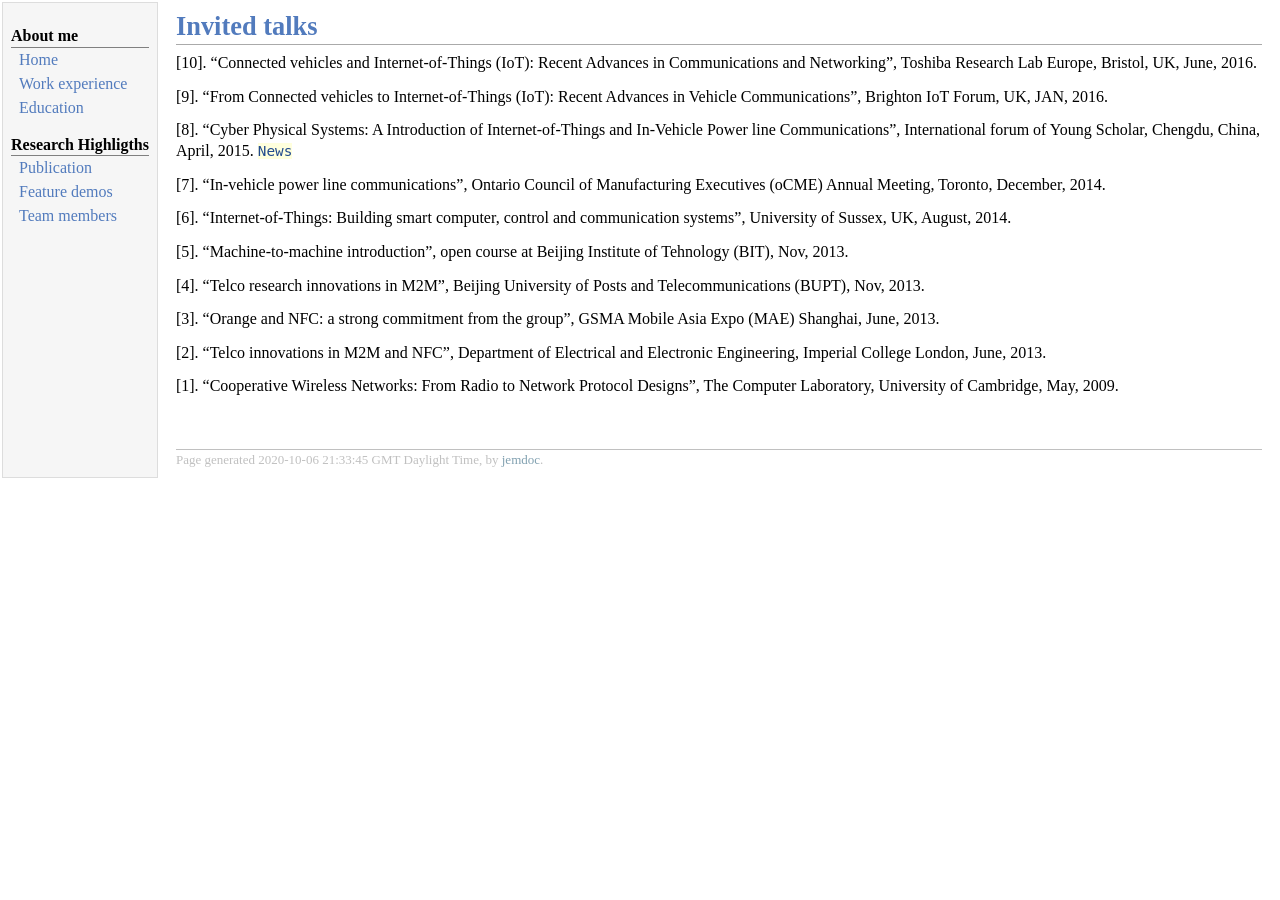
<file: talk.html>
<!DOCTYPE html PUBLIC "-//W3C//DTD XHTML 1.1//EN"
  "http://www.w3.org/TR/xhtml11/DTD/xhtml11.dtd">
<html xmlns="http://www.w3.org/1999/xhtml" xml:lang="en">
<head>
<meta name="generator" content="jemdoc, see http://jemdoc.jaboc.net/" />
<meta http-equiv="Content-Type" content="text/html;charset=utf-8" />
<link rel="stylesheet" href="jemdoc.css" type="text/css" />
<title></title>
</head>
<body>
<table summary="Table for page layout." id="tlayout">
<tr valign="top">
<td id="layout-menu">
<div class="menu-category">About me</div>
<div class="menu-item"><a href="index.html">Home</a></div>
<div class="menu-item"><a href="work.html">Work&nbsp;experience</a></div>
<div class="menu-item"><a href="edu.html">Education</a></div>
<div class="menu-category">Research Highligths</div>
<div class="menu-item"><a href="pub.html">Publication</a></div>
<div class="menu-item"><a href="demo.html">Feature&nbsp;demos</a></div>
<div class="menu-item"><a href="team.html">Team&nbsp;members</a></div>
</td>
<td id="layout-content">
<h1>Invited talks</h1>
<p>[10]. &ldquo;Connected vehicles and Internet-of-Things (IoT): Recent Advances in Communications and Networking&rdquo;, Toshiba Research Lab Europe, Bristol, UK, June, 2016.</p>
<p>[9]. &ldquo;From Connected vehicles to Internet-of-Things (IoT): Recent Advances in Vehicle Communications&rdquo;, Brighton IoT Forum, UK, JAN, 2016.</p>
<p>[8]. &ldquo;Cyber Physical Systems: A Introduction of Internet-of-Things and In-Vehicle Power line Communications&rdquo;, International forum of Young Scholar, Chengdu, China, April, 2015. <a href="http://www.scie.uestc.edu.cn/main.php?action=view&amp;id=14765"><tt>News</tt></a></p>
<p>[7]. &ldquo;In-vehicle power line communications&rdquo;, Ontario Council of Manufacturing Executives (oCME) Annual Meeting, Toronto, December, 2014. </p>
<p>[6]. &ldquo;Internet-of-Things: Building smart computer, control and communication systems&rdquo;, University of Sussex, UK, August, 2014.</p>
<p>[5]. &ldquo;Machine-to-machine introduction&rdquo;, open course at Beijing Institute of Tehnology (BIT), Nov, 2013.</p>
<p>[4]. &ldquo;Telco research innovations in M2M&rdquo;, Beijing University of Posts and Telecommunications (BUPT), Nov, 2013.</p>
<p>[3]. &ldquo;Orange and NFC: a strong commitment from the group&rdquo;, GSMA Mobile Asia Expo (MAE) Shanghai, June, 2013.</p>
<p>[2]. &ldquo;Telco innovations in M2M and NFC&rdquo;, Department of Electrical and Electronic Engineering, Imperial College London, June, 2013.</p>
<p>[1]. &ldquo;Cooperative Wireless Networks: From Radio to Network Protocol Designs&rdquo;, The Computer Laboratory, University of Cambridge, May, 2009.</p>
<div id="footer">
<div id="footer-text">
Page generated 2020-10-06 21:33:45 GMT Daylight Time, by <a href="http://jemdoc.jaboc.net/">jemdoc</a>.
</div>
</div>
</td>
</tr>
</table>
</body>
</html>
</file>
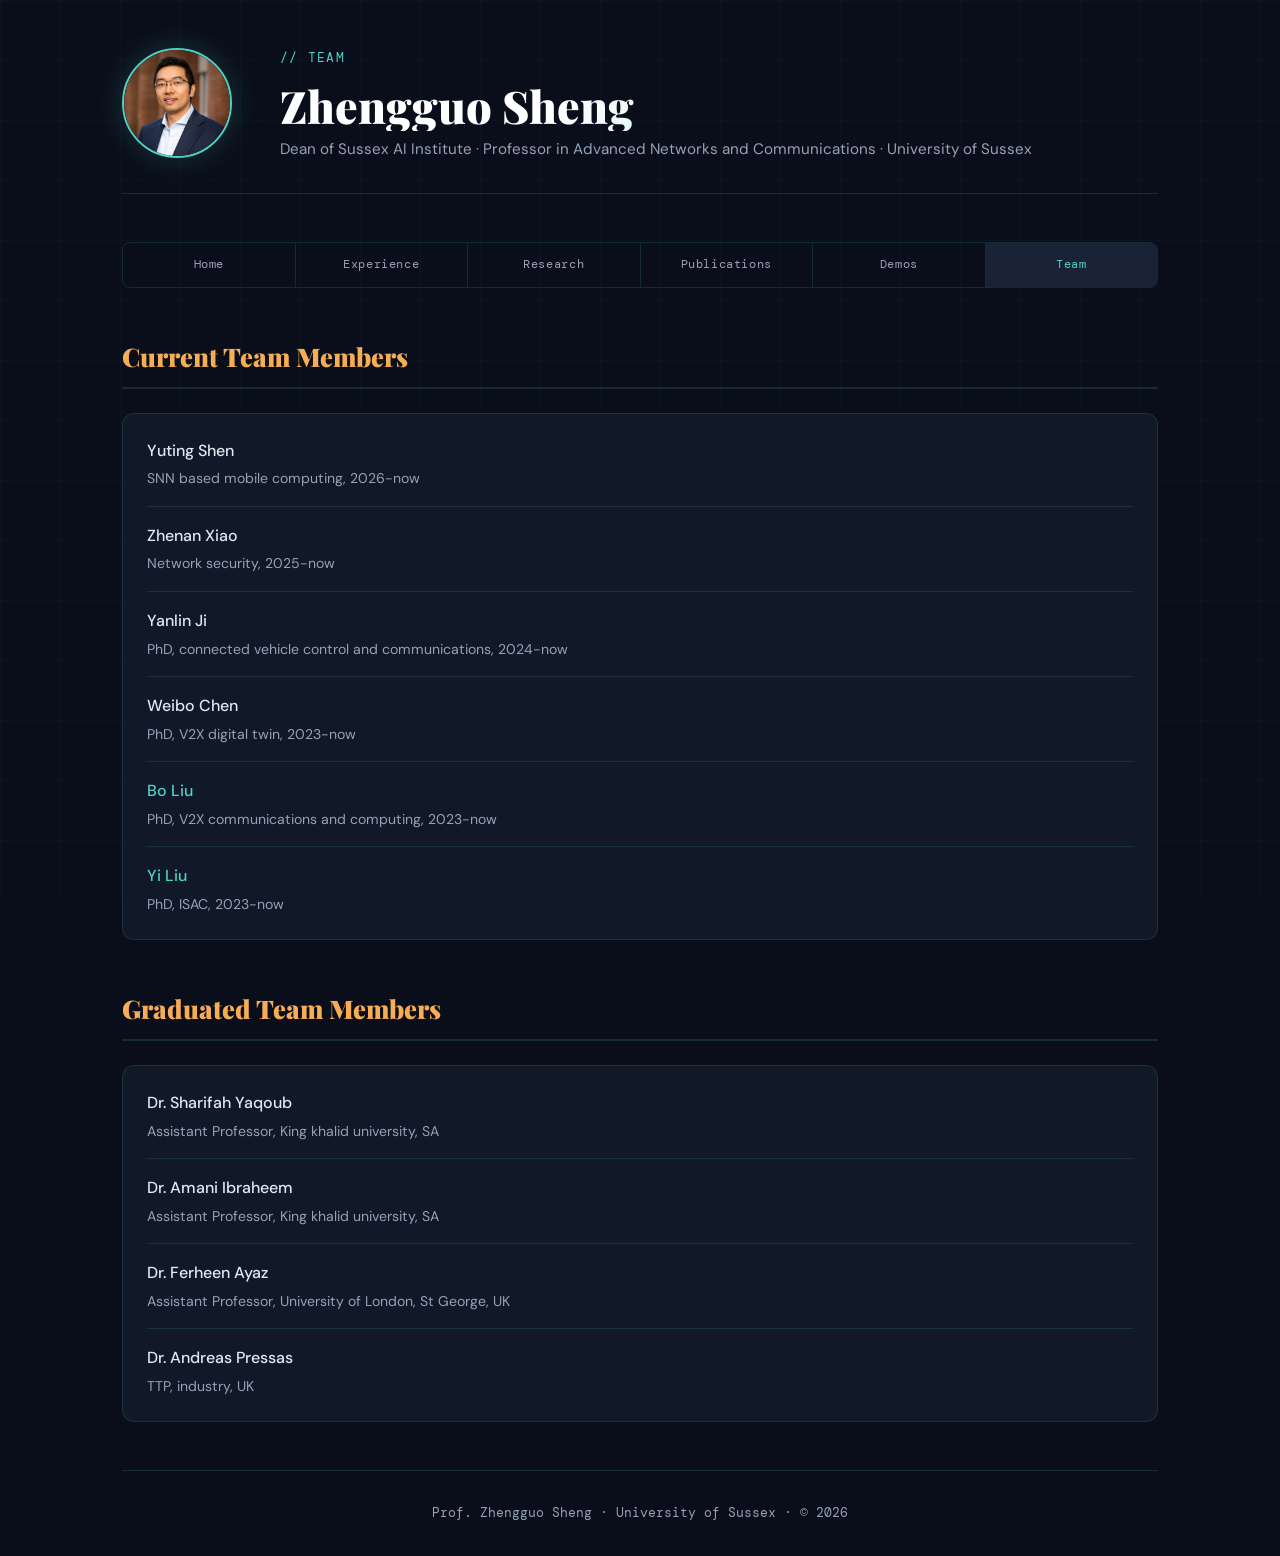
<file: team.html>
<!DOCTYPE html>
<html lang="en">
<head>
<meta charset="UTF-8"/>
<meta name="viewport" content="width=device-width, initial-scale=1.0"/>
<title>Team – Prof. Zhengguo Sheng</title>
<link href="https://fonts.googleapis.com/css2?family=Playfair+Display:wght@400;700;900&family=DM+Mono:wght@300;400;500&family=DM+Sans:wght@300;400;500&display=swap" rel="stylesheet"/>
<style>
  :root{--bg:#0a0e1a;--surface:#111827;--surface2:#1a2235;--accent:#4fd1c5;--accent2:#f6ad55;--text:#e2e8f0;--muted:#94a3b8;--border:rgba(79,209,197,0.15);}
  *,*::before,*::after{box-sizing:border-box;margin:0;padding:0;}
  body{background:var(--bg);color:var(--text);font-family:'DM Sans',sans-serif;min-height:100vh;overflow-x:hidden;line-height:1.6;}
  body::before{content:'';position:fixed;inset:0;background-image:linear-gradient(rgba(79,209,197,0.03) 1px,transparent 1px),linear-gradient(90deg,rgba(79,209,197,0.03) 1px,transparent 1px);background-size:60px 60px;pointer-events:none;z-index:0;}
  .container{max-width:1100px;margin:0 auto;padding:0 2rem;position:relative;z-index:1;}

  header{padding:3rem 0 2rem;display:flex;align-items:flex-start;gap:3rem;border-bottom:1px solid var(--border);margin-bottom:3rem;animation:fadeUp 0.8s ease both;}
  .avatar{width:110px;height:110px;border-radius:50%;border:2px solid var(--accent);background:linear-gradient(135deg,#1a2235,#2d3d5a);display:flex;align-items:center;justify-content:center;font-family:'Playfair Display',serif;font-size:2.5rem;color:var(--accent);flex-shrink:0;box-shadow:0 0 30px rgba(79,209,197,0.2);text-decoration:none;}
  .header-info h1{font-family:'Playfair Display',serif;font-size:2.8rem;font-weight:900;line-height:1.1;background:linear-gradient(135deg,#fff 40%,var(--accent));-webkit-background-clip:text;-webkit-text-fill-color:transparent;background-clip:text;margin-bottom:0.4rem;}
  .header-info .title{font-family:'DM Mono',monospace;font-size:0.8rem;color:var(--accent);letter-spacing:0.1em;text-transform:uppercase;margin-bottom:0.8rem;}
  .header-info .sub{color:var(--muted);font-size:0.95rem;}

  nav{display:flex;margin-bottom:3rem;border:1px solid var(--border);border-radius:8px;overflow:hidden;animation:fadeUp 0.8s 0.1s ease both;}
  nav a{flex:1;text-align:center;padding:0.75rem 0.5rem;text-decoration:none;color:var(--muted);font-size:0.78rem;font-family:'DM Mono',monospace;letter-spacing:0.05em;transition:all 0.2s;border-right:1px solid var(--border);}
  nav a:last-child{border-right:none;}
  nav a:hover,nav a.active{background:var(--surface2);color:var(--accent);}

  .section-header{font-family:'Playfair Display',serif;font-size:1.6rem;font-weight:900;color:var(--accent2);border-bottom:2px solid var(--border);padding-bottom:0.6rem;margin:0 0 1.5rem;display:flex;align-items:center;gap:0.75rem;animation:fadeUp 0.8s 0.15s ease both;}

  /* RESEARCH AREAS */
  .rtags{display:flex;flex-wrap:wrap;gap:0.6rem;margin-bottom:3rem;animation:fadeUp 0.8s 0.2s ease both;}
  .rtag{background:var(--surface);border:1px solid var(--border);border-radius:8px;padding:0.5rem 1rem;font-size:0.83rem;transition:border-color 0.2s;}
  .rtag:hover{border-color:rgba(79,209,197,0.4);}

  /* CARDS */
  .card{background:var(--surface);border:1px solid var(--border);border-radius:12px;padding:1.5rem;margin-bottom:3rem;animation:fadeUp 0.8s 0.2s ease both;}

  /* LIST ITEMS */
  .item{display:flex;gap:0.75rem;padding:0.55rem 0;border-bottom:1px solid var(--border);font-size:0.84rem;line-height:1.5;}
  .item:last-child{border-bottom:none;}
  .item-year{font-family:'DM Mono',monospace;font-size:0.72rem;color:var(--accent);min-width:58px;flex-shrink:0;margin-top:2px;}
  .item-text{flex:1;color:var(--text);}
  .item-text a{color:var(--accent);text-decoration:none;}
  .item-text a:hover{text-decoration:underline;}

  footer{border-top:1px solid var(--border);padding:2rem 0;text-align:center;color:var(--muted);font-size:0.8rem;font-family:'DM Mono',monospace;margin-top:1rem;}

  @keyframes fadeUp{from{opacity:0;transform:translateY(16px);}to{opacity:1;transform:translateY(0);}}
  @media(max-width:700px){header{flex-direction:column;gap:1.5rem;}.header-info h1{font-size:2rem;}}

  .members{list-style:none;}
  .member{padding:1rem 0;border-bottom:1px solid var(--border);}
  .member:first-child{padding-top:0;}
  .member:last-child{padding-bottom:0;border-bottom:none;}
  .member h3{font-size:1rem;font-weight:500;color:var(--text);margin-bottom:0.25rem;}
  .member p{color:var(--muted);font-size:0.88rem;}
  nav a:focus-visible{outline:2px solid var(--accent);outline-offset:-3px;}
  @media(max-width:700px){.container{padding:0 1rem;}nav{flex-wrap:wrap;}nav a{flex:1 0 33.333%;}.card{padding:1.25rem;}}
  @media(prefers-reduced-motion:reduce){*,*::before,*::after{animation:none!important;transition:none!important;}}
</style>
</head>
<body>
<div class="container">

  <header>
    <img src="image/Zhengguo.jpg" class="avatar" alt="Prof. Zhengguo Sheng" style="object-fit:cover;width:110px;height:110px;flex-shrink:0;">
    <div class="header-info">
      <div class="title">// Team</div>
      <h1>Zhengguo Sheng</h1>
      <div class="sub">Dean of Sussex AI Institute · Professor in Advanced Networks and Communications · University of Sussex</div>
    </div>
  </header>

  <nav>
    <a href="index.html">Home</a>
    <a href="work.html">Experience</a>
    <a href="edu.html">Research</a>
    <a href="pub.html">Publications</a>
    <a href="demo.html">Demos</a>
    <a href="team.html" class="active" aria-current="page">Team</a>
  </nav>

  <main>
  <section aria-label="Current Team Members">
  <h2 class="section-header">Current Team Members</h2>
  <div class="card"><ol class="members">
    <li class="member"><h3>Yuting Shen</h3><p>SNN based mobile computing, 2026-now</p></li>
    <li class="member"><h3>Zhenan Xiao</h3><p>Network security, 2025-now</p></li>
    <li class="member"><h3>Yanlin Ji</h3><p>PhD, connected vehicle control and communications, 2024-now</p></li>
    <li class="member"><h3>Weibo Chen</h3><p>PhD, V2X digital twin, 2023-now</p></li>
    <li class="member"><h3><a href="https://profiles.sussex.ac.uk/p502696-bo-liu/about" target="_blank" rel="noopener noreferrer" style="color:var(--accent);text-decoration:none;">Bo Liu</a></h3><p>PhD, V2X communications and computing, 2023-now</p></li>
    <li class="member"><h3><a href="https://profiles.sussex.ac.uk/p515442-yi-liu/about" target="_blank" rel="noopener noreferrer" style="color:var(--accent);text-decoration:none;">Yi Liu</a></h3><p>PhD, ISAC, 2023-now</p></li>
  </ol></div>
  </section>

  <section aria-label="Graduated Team Members">
  <h2 class="section-header">Graduated Team Members</h2>
  <div class="card"><ol class="members">
    <li class="member"><h3>Dr. Sharifah Yaqoub</h3><p>Assistant Professor, King khalid university, SA</p></li>
    <li class="member"><h3>Dr. Amani Ibraheem</h3><p>Assistant Professor, King khalid university, SA</p></li>
    <li class="member"><h3>Dr. Ferheen Ayaz</h3><p>Assistant Professor, University of London, St George, UK</p></li>
    <li class="member"><h3>Dr. Andreas Pressas</h3><p>TTP, industry, UK</p></li>
  </ol></div>
  </section>

  </main>
  <footer>Prof. Zhengguo Sheng · University of Sussex · © 2026</footer>
</div>
</body>
</html>
</file>
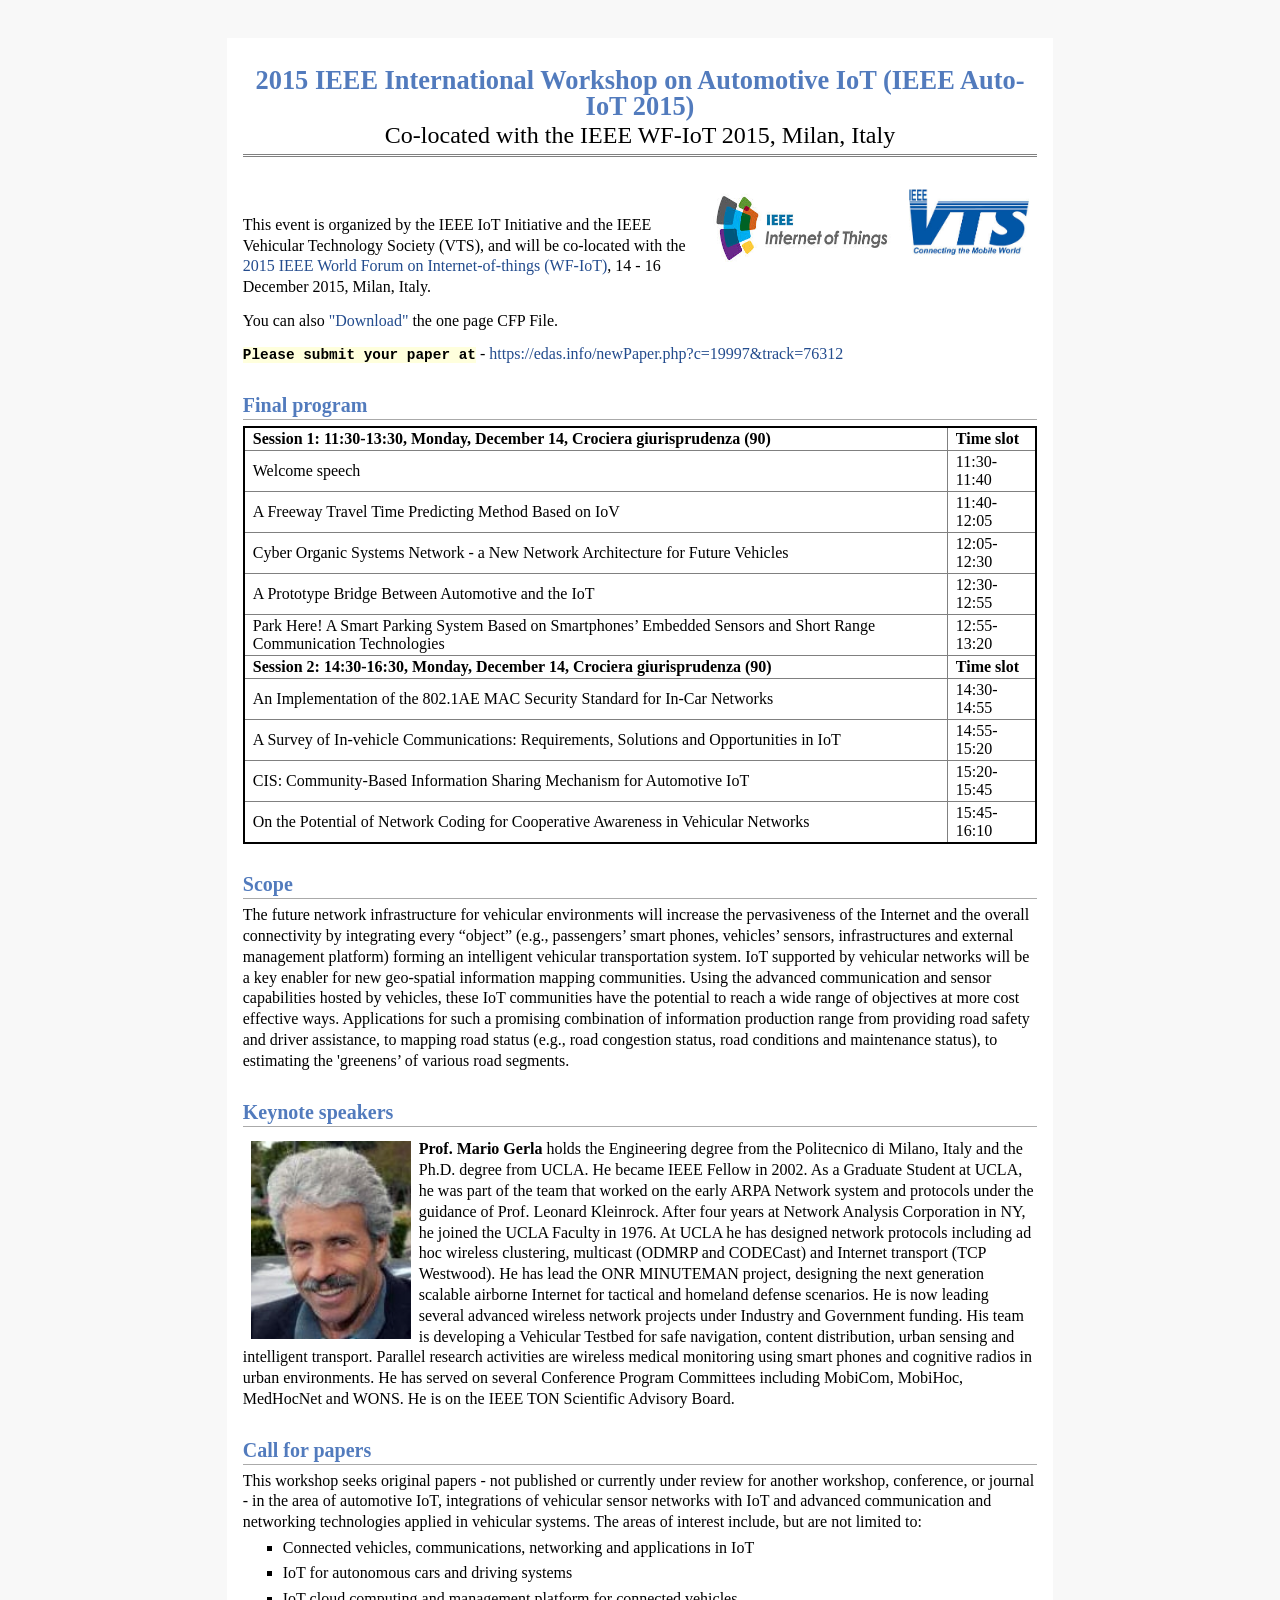
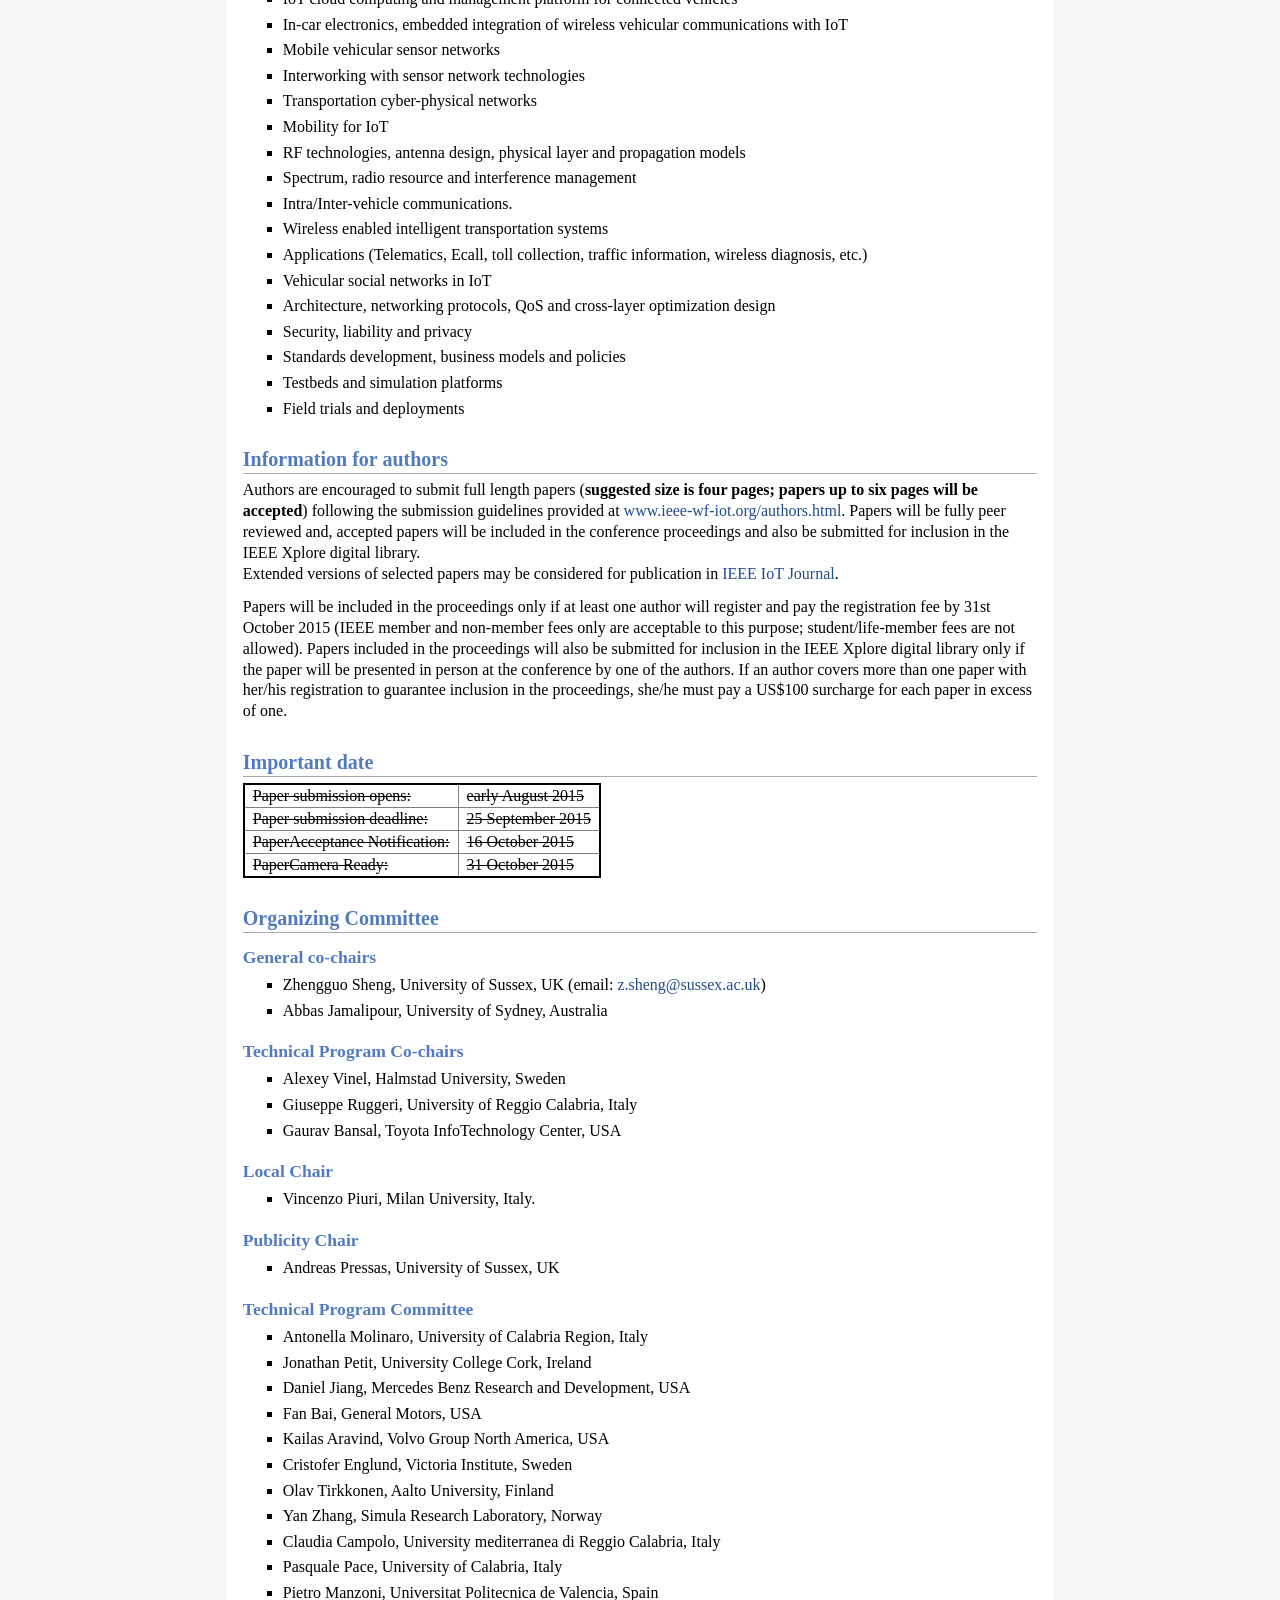
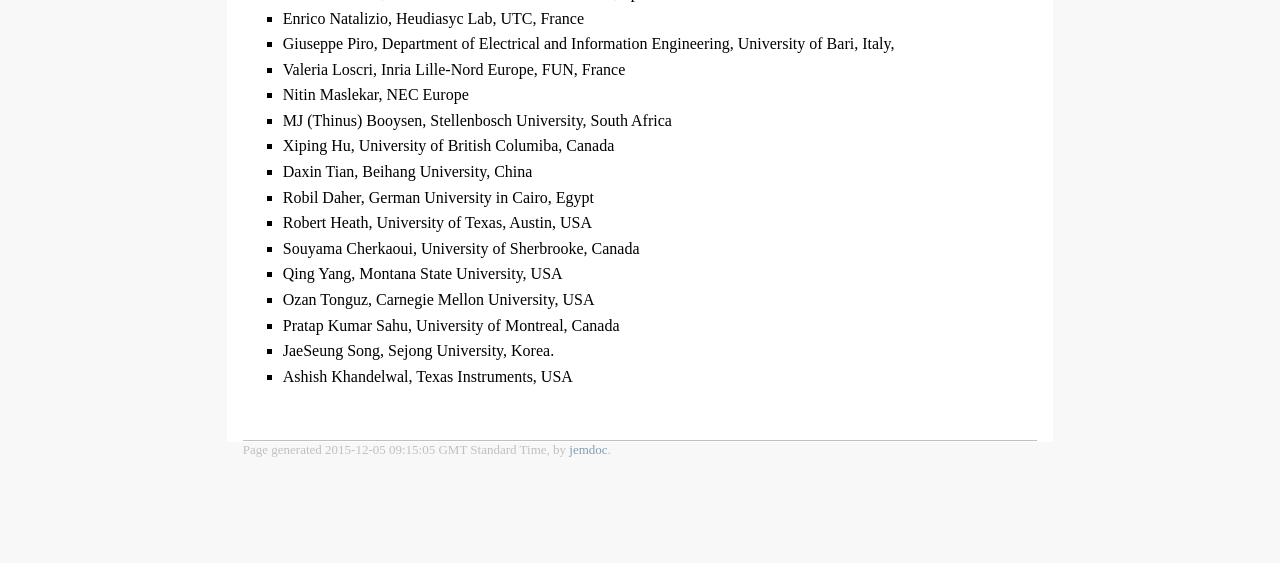
<file: cfp/autoiot.html>
<!DOCTYPE html PUBLIC "-//W3C//DTD XHTML 1.1//EN"
  "http://www.w3.org/TR/xhtml11/DTD/xhtml11.dtd">
<html xmlns="http://www.w3.org/1999/xhtml" xml:lang="en">
<head>
<meta name="generator" content="jemdoc, see http://jemdoc.jaboc.net/" />
<meta http-equiv="Content-Type" content="text/html;charset=utf-8" />
<link rel="stylesheet" href="jemdoc.css" type="text/css" />
<title>2015 IEEE International Workshop on Automotive IoT (IEEE Auto-IoT 2015)</title>
</head>
<body>
<div id="layout-content">
<div id="toptitle">
<h1>2015 IEEE International Workshop on Automotive IoT (IEEE Auto-IoT 2015)</h1>
<div id="subtitle"><center><font size="+2" face="serif"> Co-located with the IEEE WF-IoT 2015, Milan, Italy</font><center> </div>
</div>
<p><img src="image/vts.jpg" width=120 align="right" style="padding:8px;"/>  <img src="image/ieeeiot.jpg" width=180 height=80 align="right" style="padding:8px;"/> <br /></p>
<p>This event is organized by the IEEE IoT Initiative and the IEEE Vehicular Technology Society (VTS), and will be co-located with the <a href="http://www.ieee-wf-iot.org/index.html">2015 IEEE World Forum on Internet-of-things (WF-IoT)</a>, 14 - 16 December 2015, Milan, Italy. </p>
<p>You can also <a href="files/autoIoT2015_cfp.pdf">"Download"</a> the one page CFP File.</p>
<p><tt><b>Please submit your paper at</b></tt> - <a href="https://edas.info/newPaper.php?c=19997&amp;track=76312">https://edas.info/newPaper.php?c=19997&amp;track=76312</a></p>
<h2>Final program</h2>
<table id="TABLENAME">
<tr class="r1"><td class="c1"><b>Session 1: 11:30-13:30, Monday, December 14, Crociera giurisprudenza (90)</b></td><td class="c2"> <b>Time slot</b></td></tr>
<tr class="r2"><td class="c1">Welcome speech </td><td class="c2"> 11:30-11:40</td></tr>
<tr class="r3"><td class="c1">A Freeway Travel Time Predicting Method Based on IoV   </td><td class="c2"> 11:40-12:05 </td></tr>
<tr class="r4"><td class="c1">Cyber Organic Systems Network - a New Network Architecture for Future Vehicles   </td><td class="c2"> 12:05-12:30</td></tr>
<tr class="r5"><td class="c1"> A Prototype Bridge Between Automotive and the IoT   </td><td class="c2"> 12:30-12:55</td></tr>
<tr class="r6"><td class="c1"> Park Here! A Smart Parking System Based on Smartphones&rsquo; Embedded Sensors and Short Range Communication Technologies   </td><td class="c2"> 12:55-13:20</td></tr>
<tr class="r7"><td class="c1"><b>Session 2: 14:30-16:30, Monday, December 14, Crociera giurisprudenza (90)</b></td><td class="c2"> <b>Time slot</b></td></tr>
<tr class="r8"><td class="c1">An Implementation of the 802.1AE MAC Security Standard for In-Car Networks   </td><td class="c2"> 14:30-14:55 </td></tr>
<tr class="r9"><td class="c1">A Survey of In-vehicle Communications: Requirements, Solutions and Opportunities in IoT </td><td class="c2"> 14:55-15:20</td></tr>
<tr class="r10"><td class="c1">CIS: Community-Based Information Sharing Mechanism for Automotive IoT </td><td class="c2"> 15:20-15:45</td></tr>
<tr class="r11"><td class="c1">On the Potential of Network Coding for Cooperative Awareness in Vehicular Networks   </td><td class="c2"> 15:45-16:10
</td></tr></table>
<h2>Scope</h2>
<p>The future network infrastructure for vehicular environments will increase the pervasiveness of the Internet and the overall connectivity by integrating every &ldquo;object&rdquo; (e.g., passengers&rsquo; smart phones, vehicles&rsquo; sensors, infrastructures and external management platform) forming an intelligent vehicular transportation system. IoT supported by vehicular networks will be a key enabler for new geo-spatial information mapping communities. Using the advanced communication and sensor capabilities hosted by vehicles, these IoT communities have the potential to reach a wide range of objectives at more cost effective ways. Applications for such a promising combination of information production range from providing road safety and driver assistance, to mapping road status (e.g., road congestion status, road conditions and maintenance status), to estimating the 'greenens&rsquo; of various road segments. </p>
<h2>Keynote speakers</h2>
<p><img src="image/Mario Gerla.jpg" width=160 align="left" style="padding:8px;"/> </p>
<p><b>Prof. Mario Gerla</b> holds the Engineering degree from the Politecnico di Milano, Italy and the Ph.D. degree from UCLA. He became IEEE Fellow in 2002. As a Graduate Student at UCLA, he was part of the team that worked on the early ARPA Network system and protocols under the guidance of Prof. Leonard Kleinrock. After four years at Network Analysis Corporation in NY, he joined the UCLA Faculty in 1976. At UCLA he has designed network protocols including ad hoc wireless clustering, multicast (ODMRP and CODECast) and Internet transport (TCP Westwood). He has lead the ONR MINUTEMAN project, designing the next generation scalable airborne Internet for tactical and homeland defense scenarios. He is now leading several advanced wireless network projects under Industry and Government funding. His team is developing a Vehicular Testbed for safe navigation, content distribution, urban sensing and intelligent transport. Parallel research activities are wireless medical monitoring using smart phones and cognitive radios in urban environments. He has served on several Conference Program Committees including MobiCom, MobiHoc, MedHocNet and WONS. He is on the IEEE TON Scientific Advisory Board.<br /></p>
<h2>Call for papers</h2>
<p>This workshop seeks original papers - not published or currently under review for another workshop, conference, or journal - in the area of automotive IoT, integrations of vehicular sensor networks with IoT and advanced communication and networking technologies applied in vehicular systems. The areas of interest include, but are not limited to: </p>
<ul>
<li><p>Connected vehicles, communications, networking and applications in IoT</p>
</li>
<li><p>IoT for autonomous cars and driving systems </p>
</li>
<li><p>IoT cloud computing and management platform for connected vehicles</p>
</li>
<li><p>In-car electronics, embedded integration of wireless vehicular communications with IoT</p>
</li>
<li><p>Mobile vehicular sensor networks</p>
</li>
<li><p>Interworking with sensor network technologies </p>
</li>
<li><p>Transportation cyber-physical networks </p>
</li>
<li><p>Mobility for IoT</p>
</li>
<li><p>RF technologies, antenna design, physical layer and propagation models </p>
</li>
<li><p>Spectrum, radio resource and interference management </p>
</li>
<li><p>Intra/Inter-vehicle communications.</p>
</li>
<li><p>Wireless enabled intelligent transportation systems </p>
</li>
<li><p>Applications (Telematics, Ecall, toll collection, traffic information, wireless diagnosis, etc.) </p>
</li>
<li><p>Vehicular social networks in IoT</p>
</li>
<li><p>Architecture, networking protocols, QoS and cross-layer optimization design </p>
</li>
<li><p>Security, liability and privacy </p>
</li>
<li><p>Standards development, business models and policies </p>
</li>
<li><p>Testbeds and simulation platforms </p>
</li>
<li><p>Field trials and deployments </p>
</li>
</ul>
<h2>Information for authors</h2>
<p>Authors are encouraged to submit full length papers (<b>suggested size is four pages; papers up to six pages will be accepted</b>) following the submission guidelines provided at <a href="http://www.ieee-wf-iot.org/authors.html">www.ieee-wf-iot.org/authors.html</a>. Papers will be fully peer reviewed and, accepted papers will be included in the conference proceedings and also be submitted for inclusion in the IEEE Xplore digital library. <br />
Extended versions of selected papers may be considered for publication in <a href="http://iot-journal.weebly.com/">IEEE IoT Journal</a>.</p>
<p>Papers will be included in the proceedings only if at least one author will register and pay the registration fee by 31st October 2015 (IEEE member and non-member fees only are acceptable to this purpose; student/life-member fees are not allowed). Papers included in the proceedings will also be submitted for inclusion in the IEEE Xplore digital library only if the paper will be presented in person at the conference by one of the authors. If an author covers more than one paper with her/his registration to guarantee inclusion in the proceedings, she/he must pay a US$100 surcharge for each paper in excess of one.</p>
<h2>Important date</h2>
<table id="TABLENAME">
<tr class="r1"><td class="c1"><del>Paper submission opens:</del>   </td><td class="c2"> <del>early August 2015 </del></td></tr>
<tr class="r2"><td class="c1"> 
<del>Paper submission deadline:</del>   </td><td class="c2"> <del>25 September 2015 </del></td></tr>
<tr class="r3"><td class="c1"> 
<del>PaperAcceptance Notification:</del>   </td><td class="c2"> <del>16 October 2015</del> </td></tr>
<tr class="r4"><td class="c1">
<del>PaperCamera Ready:</del> </td><td class="c2"> <del>31 October 2015</del>
</td></tr></table>
<h2>Organizing Committee</h2>
<h3>General co-chairs</h3>
<ul>
<li><p>Zhengguo Sheng, University of Sussex, UK (email: <a href="mailto:z.sheng@sussex.ac.uk">z.sheng@sussex.ac.uk</a>)</p>
</li>
<li><p>Abbas Jamalipour, University of Sydney, Australia</p>
</li>
</ul>
<h3>Technical Program Co-chairs</h3>
<ul>
<li><p>Alexey Vinel, Halmstad University, Sweden</p>
</li>
<li><p>Giuseppe Ruggeri, University of Reggio Calabria, Italy</p>
</li>
<li><p>Gaurav Bansal, Toyota InfoTechnology Center, USA</p>
</li>
</ul>
<h3>Local Chair</h3>
<ul>
<li><p>Vincenzo Piuri, Milan University, Italy.</p>
</li>
</ul>
<h3>Publicity Chair</h3>
<ul>
<li><p>Andreas Pressas, University of Sussex, UK</p>
</li>
</ul>
<h3>Technical Program Committee</h3>
<ul>
<li><p>Antonella Molinaro, University of Calabria Region, Italy </p>
</li>
<li><p>Jonathan Petit, University College Cork, Ireland</p>
</li>
<li><p>Daniel Jiang, Mercedes Benz Research and Development, USA</p>
</li>
<li><p>Fan Bai, General Motors, USA</p>
</li>
<li><p>Kailas Aravind, Volvo Group North America, USA</p>
</li>
<li><p>Cristofer Englund, Victoria Institute, Sweden </p>
</li>
<li><p>Olav Tirkkonen, Aalto University, Finland </p>
</li>
<li><p>Yan Zhang, Simula Research Laboratory, Norway </p>
</li>
<li><p>Claudia Campolo, University mediterranea di Reggio Calabria, Italy</p>
</li>
<li><p>Pasquale Pace, University of Calabria, Italy</p>
</li>
<li><p>Pietro Manzoni, Universitat Politecnica de Valencia, Spain</p>
</li>
<li><p>Enrico Natalizio, Heudiasyc Lab, UTC, France</p>
</li>
<li><p>Giuseppe Piro, Department of Electrical and Information Engineering, University of Bari, Italy, </p>
</li>
<li><p>Valeria Loscri, Inria Lille-Nord Europe, FUN, France</p>
</li>
<li><p>Nitin Maslekar, NEC Europe</p>
</li>
<li><p>MJ (Thinus) Booysen, Stellenbosch University, South Africa</p>
</li>
<li><p>Xiping Hu, University of British Columiba, Canada</p>
</li>
<li><p>Daxin Tian, Beihang University, China</p>
</li>
<li><p>Robil Daher, German University in Cairo, Egypt </p>
</li>
<li><p>Robert Heath, University of Texas, Austin, USA</p>
</li>
<li><p>Souyama Cherkaoui, University of Sherbrooke, Canada</p>
</li>
<li><p>Qing Yang, Montana State University, USA</p>
</li>
<li><p>Ozan Tonguz, Carnegie Mellon University, USA</p>
</li>
<li><p>Pratap Kumar Sahu, University of Montreal, Canada</p>
</li>
<li><p>JaeSeung Song, Sejong University, Korea. </p>
</li>
<li><p>Ashish Khandelwal, Texas Instruments, USA</p>
</li>
</ul>
<div id="footer">
<div id="footer-text">
Page generated 2015-12-05 09:15:05 GMT Standard Time, by <a href="http://jemdoc.jaboc.net/">jemdoc</a>.
</div>
</div>
</div>
</body>
</html>
</file>
<file: jemdoc.css>
/* Default css file for jemdoc. */

table#tlayout {
    border: none;
    border-collapse: separate;
    background: white;
}

body {
	background: white;
	font-family: Georgia, serif;
	padding-bottom: 8px;
	margin: 0;
}

#layout-menu {
	background: #f6f6f6;
	border: 1px solid #dddddd;
	padding-top: 0.5em;
	padding-left: 8px;
	padding-right: 8px;
	font-size: 1.0em;
	width: auto;
	white-space: nowrap;
    text-align: left;
    vertical-align: top;
}

#layout-menu td {
	background: #f4f4f4;
    vertical-align: top;
}

#layout-content {
	padding-top: 1.0em;
	padding-left: 1.0em;
	padding-right: 1.0em;
    border: none;
    background: white;
    text-align: left;
    vertical-align: top;
}

#layout-menu a {
	line-height: 1.5em;
	margin-left: 0.5em;
}

tt {
    background: #ffffdd;
}

pre, tt {
	font-size: 90%;
	font-family: monaco, monospace;
}

a, a > tt {
	color: #224b8d;
	text-decoration: none;
}

a:hover {
	border-bottom: 1px gray dotted;
}

#layout-menu a.current:link, #layout-menu a.current:visited {
	color: #022b6d;
	border-bottom: 1px gray solid;
}
#layout-menu a:link, #layout-menu a:visited, #layout-menu a:hover {
	color: #527bbd;
	text-decoration: none;
}
#layout-menu a:hover {
	text-decoration: none;
}

div.menu-category {
	border-bottom: 1px solid gray;
	margin-top: 0.8em;
	padding-top: 0.2em;
	padding-bottom: 0.1em;
	font-weight: bold;
}

div.menu-item {
	padding-left: 16px;
	text-indent: -16px;
}

div#toptitle {
	padding-bottom: 0.2em;
	margin-bottom: 1.5em;
	border-bottom: 3px double gray;
}

/* Reduce space if we begin the page with a title. */
div#toptitle + h2, div#toptitle + h3 {
	margin-top: -0.7em;
}

div#subtitle {
	margin-top: 0.0em;
	margin-bottom: 0.0em;
	padding-top: 0em;
	padding-bottom: 0.1em;
}

em {
	font-style: italic;
}

strong {
	font-weight: bold;
}


h1, h2, h3 {
	color: #527bbd;
	margin-top: 0.7em;
	margin-bottom: 0.3em;
	padding-bottom: 0.2em;
	line-height: 1.0;
	padding-top: 0.5em;
	border-bottom: 1px solid #aaaaaa;
}

h1 {
	font-size: 165%;
}

h2 {
	padding-top: 0.8em;
	font-size: 125%;
}

h2 + h3 {
    padding-top: 0.2em;
}

h3 {
	font-size: 110%;
	border-bottom: none;
}

p {
	margin-top: 0.0em;
	margin-bottom: 0.8em;
	padding: 0;
	line-height: 1.3;
}

pre {
	padding: 0;
	margin: 0;
}

div#footer {
	font-size: small;
	border-top: 1px solid #c0c0c0;
	padding-top: 0.1em;
	margin-top: 4.0em;
	color: #c0c0c0;
}

div#footer a {
	color: #80a0b0;
}

div#footer-text {
	float: left;
	padding-bottom: 8px;
}

ul, ol, dl {
	margin-top: 0.2em;
	padding-top: 0;
	margin-bottom: 0.8em;
}

dt {
	margin-top: 0.5em;
	margin-bottom: 0;
}

dl {
	margin-left: 20px;
}

dd {
	color: #222222;
}

dd > *:first-child {
	margin-top: 0;
}

ul {
	list-style-position: outside;
	list-style-type: square;
}

p + ul, p + ol {
	margin-top: -0.5em;
}

li ul, li ol {
	margin-top: -0.3em;
}

ol {
	list-style-position: outside;
	list-style-type: decimal;
}

li p, dd p {
	margin-bottom: 0.3em;
}


ol ol {
	list-style-type: lower-alpha;
}

ol ol ol {
	list-style-type: lower-roman;
}

p + div.codeblock {
	margin-top: -0.6em;
}

div.codeblock, div.infoblock {
	margin-right: 0%;
	margin-top: 1.2em;
	margin-bottom: 1.3em;
}

div.blocktitle {
	font-weight: bold;
	color: #cd7b62;
	margin-top: 1.2em;
	margin-bottom: 0.1em;
}

div.blockcontent {
	border: 1px solid silver;
	padding: 0.3em 0.5em;
}

div.infoblock > div.blockcontent {
	background: #ffffee;
}

div.blockcontent p + ul, div.blockcontent p + ol {
	margin-top: 0.4em;
}

div.infoblock p {
	margin-bottom: 0em;
}

div.infoblock li p, div.infoblock dd p {
	margin-bottom: 0.5em;
}

div.infoblock p + p {
	margin-top: 0.8em;
}

div.codeblock > div.blockcontent {
	background: #f6f6f6;
}

span.pycommand {
	color: #000070;
}

span.statement {
	color: #008800;
}
span.builtin {
	color: #000088;
}
span.special {
	color: #990000;
}
span.operator {
	color: #880000;
}
span.error {
	color: #aa0000;
}
span.comment, span.comment > *, span.string, span.string > * {
	color: #606060;
}

@media print {
	#layout-menu { display: none; }
}

#fwtitle {
	margin: 2px;
}

#fwtitle #toptitle {
	padding-left: 0.5em;
	margin-bottom: 0.5em;
}

#layout-content h1:first-child, #layout-content h2:first-child, #layout-content h3:first-child {
	margin-top: -0.7em;
}

div#toptitle h1, #layout-content div#toptitle h1 {
	margin-bottom: 0.0em;
	padding-bottom: 0.1em;
	padding-top: 0;
	margin-top: 0.5em;
	border-bottom: none;
}

img.eq {
	padding: 0;
	padding-left: 0.1em;
	padding-right: 0.1em;
	margin: 0;
}

img.eqwl {
	padding-left: 2em;
	padding-top: 0.6em;
	padding-bottom: 0.2em;
	margin: 0;
}

table {
    border: 2px solid black;
    border-collapse: collapse;
}

td {
    padding: 2px;
    padding-left: 0.5em;
    padding-right: 0.5em;
    text-align: center;
    border: 1px solid gray;
}

table + table {
    margin-top: 1em;
}

tr.heading {
    font-weight: bold;
    border-bottom: 2px solid black;
}

img {
    border: none;
}

table.imgtable, table.imgtable td {
    border: none;
    text-align: left;
}
</file>
<file: cfp/jemdoc.css>
/* Default css file for jemdoc. */

table#tlayout {
    border: none;
    border-collapse: separate;
    background: white;
}

body {
	background: #F8F8F8;
	font-family: Georgia, serif;
	padding-bottom: 8px;
	margin: 1cm 6cm 3cm 6cm;
}

#layout-menu {
	background: #E8E8E8;
	border: 1px solid #dddddd;
	padding-top: 0.5em;
	padding-left: 8px;
	padding-right: 8px;
	font-size: 1.0em;
	width: auto;
	white-space: nowrap;
    text-align: left;
    vertical-align: top;
}

#layout-menu td {
	background: #f4f4f4;
    vertical-align: top;
}

#layout-content {
	padding-top: 1.0em;
	padding-left: 1.0em;
	padding-right: 1.0em;
    border: none;
    background: white;
    text-align: left;
    vertical-align: top;
}

#layout-menu a {
	line-height: 1.5em;
	margin-left: 0.5em;
}

tt {
    background: #ffffdd;
}

pre, tt {
	font-size: 90%;
	font-family: monaco, monospace;
}

a, a > tt {
	color: #224b8d;
	text-decoration: none;
}

a:hover {
	border-bottom: 1px gray dotted;
}

#layout-menu a.current:link, #layout-menu a.current:visited {
	color: #022b6d;
	border-bottom: 1px gray solid;
}
#layout-menu a:link, #layout-menu a:visited, #layout-menu a:hover {
	color: #527bbd;
	text-decoration: none;
}
#layout-menu a:hover {
	text-decoration: none;
}

div.menu-category {
	border-bottom: 1px solid gray;
	margin-top: 0.8em;
	padding-top: 0.2em;
	padding-bottom: 0.1em;
	font-weight: bold;
}

div.menu-item {
	padding-left: 16px;
	text-indent: -16px;
}

div#toptitle {
	padding-bottom: 0.2em;
	margin-bottom: 1.5em;
	border-bottom: 3px double gray;
}

/* Reduce space if we begin the page with a title. */
div#toptitle + h2, div#toptitle + h3 {
	margin-top: -0.7em;
}

div#subtitle {
	margin-top: 0.0em;
	margin-bottom: 0.0em;
	padding-top: 0em;
	padding-bottom: 0.1em;
}

em {
	font-style: italic;
}

strong {
	font-weight: bold;
}


h1, h2, h3 {
	color: #527bbd;
	margin-top: 0.7em;
	margin-bottom: 0.3em;
	padding-bottom: 0.2em;
	line-height: 1.0;
	padding-top: 0.5em;
	border-bottom: 1px solid #aaaaaa;
}

h1 {
	font-size: 165%;
	text-align: center;
}

h2 {
	padding-top: 0.8em;
	font-size: 125%;
}

h2 + h3 {
    padding-top: 0.2em;
}

h3 {
	font-size: 110%;
	border-bottom: none;
}

p {
	margin-top: 0.0em;
	margin-bottom: 0.8em;
	padding: 0;
	line-height: 1.3;
}

pre {
	padding: 0;
	margin: 0;
}

div#footer {
	font-size: small;
	border-top: 1px solid #c0c0c0;
	padding-top: 0.1em;
	margin-top: 4.0em;
	color: #c0c0c0;
}

div#footer a {
	color: #80a0b0;
}

div#footer-text {
	float: left;
	padding-bottom: 8px;
}

ul, ol, dl {
	margin-top: 0.2em;
	padding-top: 0;
	margin-bottom: 0.8em;
}

dt {
	margin-top: 0.5em;
	margin-bottom: 0;
}

dl {
	margin-left: 20px;
}

dd {
	color: #222222;
}

dd > *:first-child {
	margin-top: 0;
}

ul {
	list-style-position: outside;
	list-style-type: square;
}

p + ul, p + ol {
	margin-top: -0.5em;
}

li ul, li ol {
	margin-top: -0.3em;
}

ol {
	list-style-position: outside;
	list-style-type: decimal;
}

li p, dd p {
	margin-bottom: 0.3em;
}


ol ol {
	list-style-type: lower-alpha;
}

ol ol ol {
	list-style-type: lower-roman;
}

p + div.codeblock {
	margin-top: -0.6em;
}

div.codeblock, div.infoblock {
	margin-right: 0%;
	margin-top: 1.2em;
	margin-bottom: 1.3em;
}

div.blocktitle {
	font-weight: bold;
	color: #cd7b62;
	margin-top: 1.2em;
	margin-bottom: 0.1em;
}

div.blockcontent {
	border: 1px solid silver;
	padding: 0.3em 0.5em;
}

div.infoblock > div.blockcontent {
	background: #ffffee;
}

div.blockcontent p + ul, div.blockcontent p + ol {
	margin-top: 0.4em;
}

div.infoblock p {
	margin-bottom: 0em;
}

div.infoblock li p, div.infoblock dd p {
	margin-bottom: 0.5em;
}

div.infoblock p + p {
	margin-top: 0.8em;
}

div.codeblock > div.blockcontent {
	background: #f6f6f6;
}

span.pycommand {
	color: #000070;
}

span.statement {
	color: #008800;
}
span.builtin {
	color: #000088;
}
span.special {
	color: #990000;
}
span.operator {
	color: #880000;
}
span.error {
	color: #aa0000;
}
span.comment, span.comment > *, span.string, span.string > * {
	color: #606060;
}

@media print {
	#layout-menu { display: none; }
}

#fwtitle {
	margin: 2px;
}

#fwtitle #toptitle {
	padding-left: 0.5em;
	margin-bottom: 0.5em;
}

#layout-content h1:first-child, #layout-content h2:first-child, #layout-content h3:first-child {
	margin-top: -0.7em;
}

div#toptitle h1, #layout-content div#toptitle h1 {
	margin-bottom: 0.0em;
	padding-bottom: 0.1em;
	padding-top: 0;
	margin-top: 0.5em;
	border-bottom: none;
}

img.eq {
	padding: 0;
	padding-left: 0.1em;
	padding-right: 0.1em;
	margin: 0;
}

img.eqwl {
	padding-left: 2em;
	padding-top: 0.6em;
	padding-bottom: 0.2em;
	margin: 0;
}

table {
    border: 2px solid black;
    border-collapse: collapse;
}

td {
    padding: 2px;
    padding-left: 0.5em;
    padding-right: 0.5em;
    text-align: left;
    border: 1px solid gray;
}

table + table {
    margin-top: 1em;
}

tr.heading {
    font-weight: bold;
    border-bottom: 2px solid black;
}

img {
    border: none;
}

table.imgtable, table.imgtable td {
    border: none;
    text-align: left;
}
</file>
